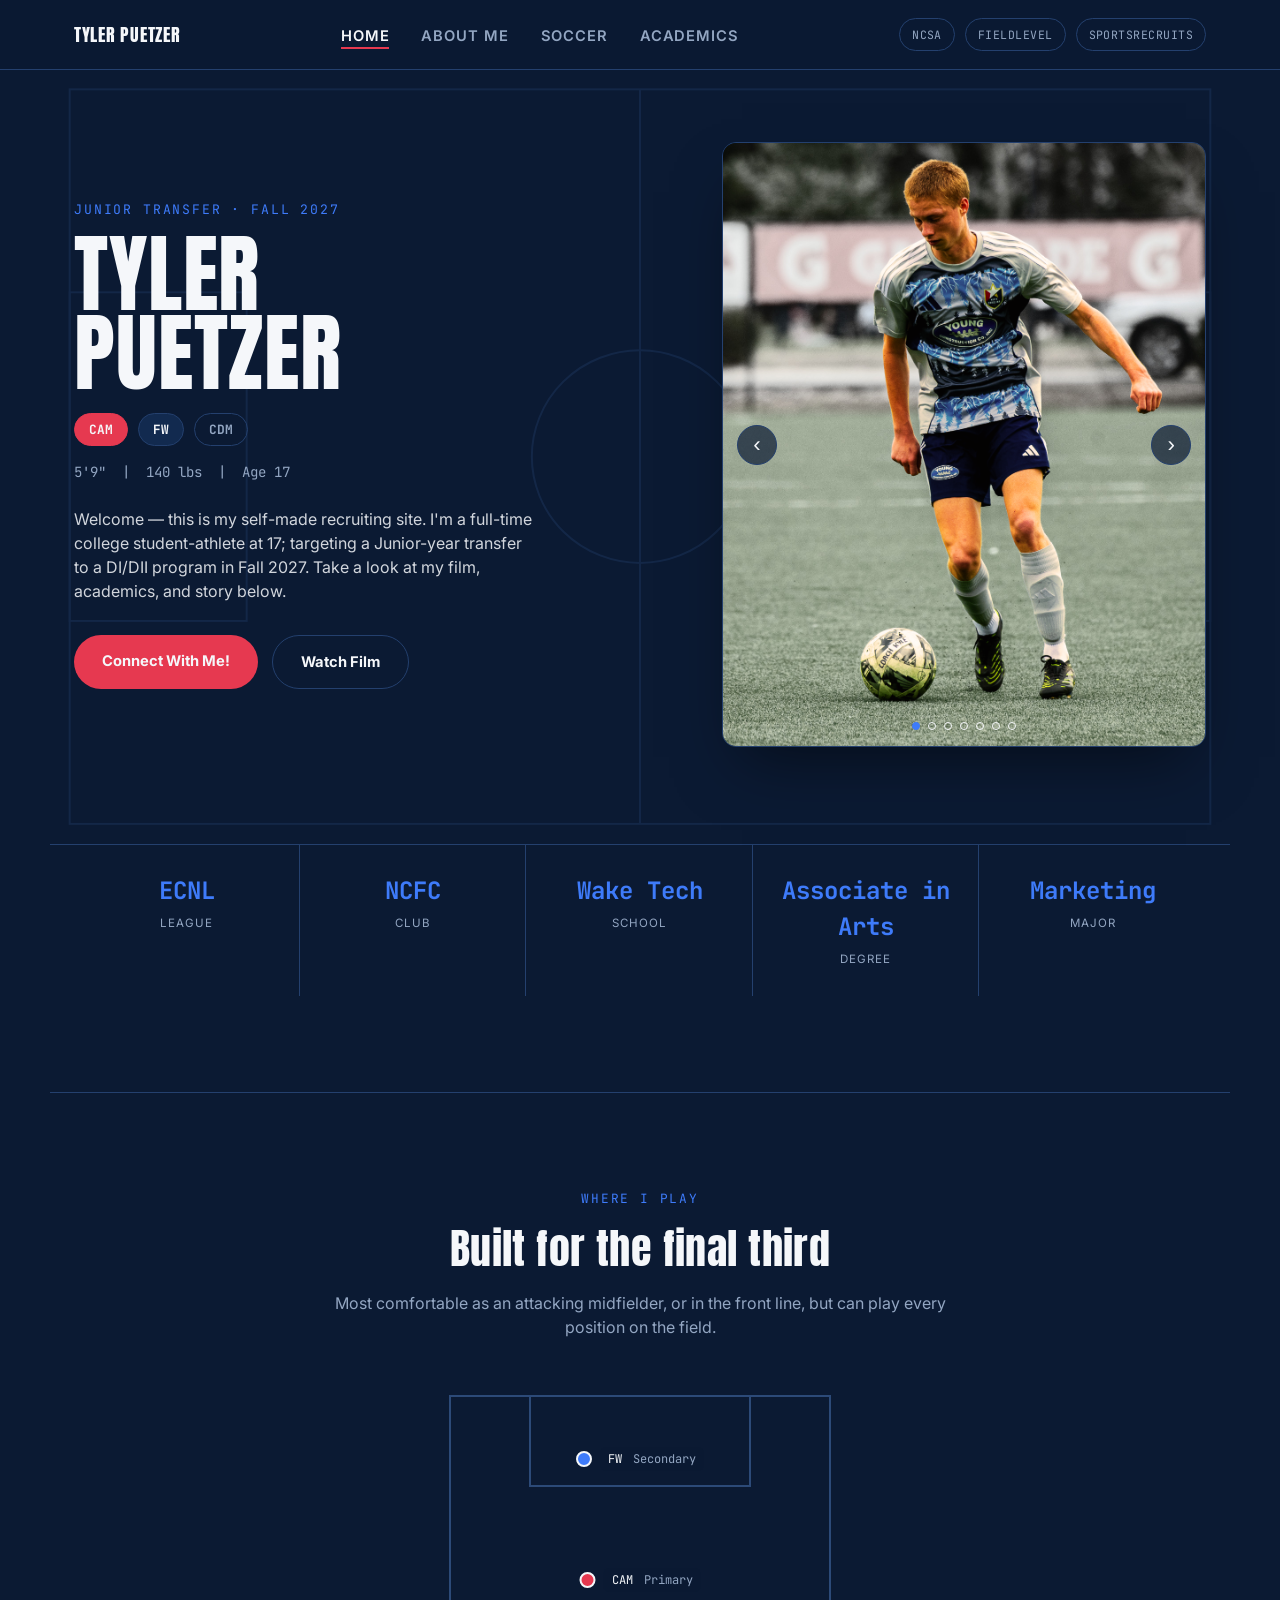
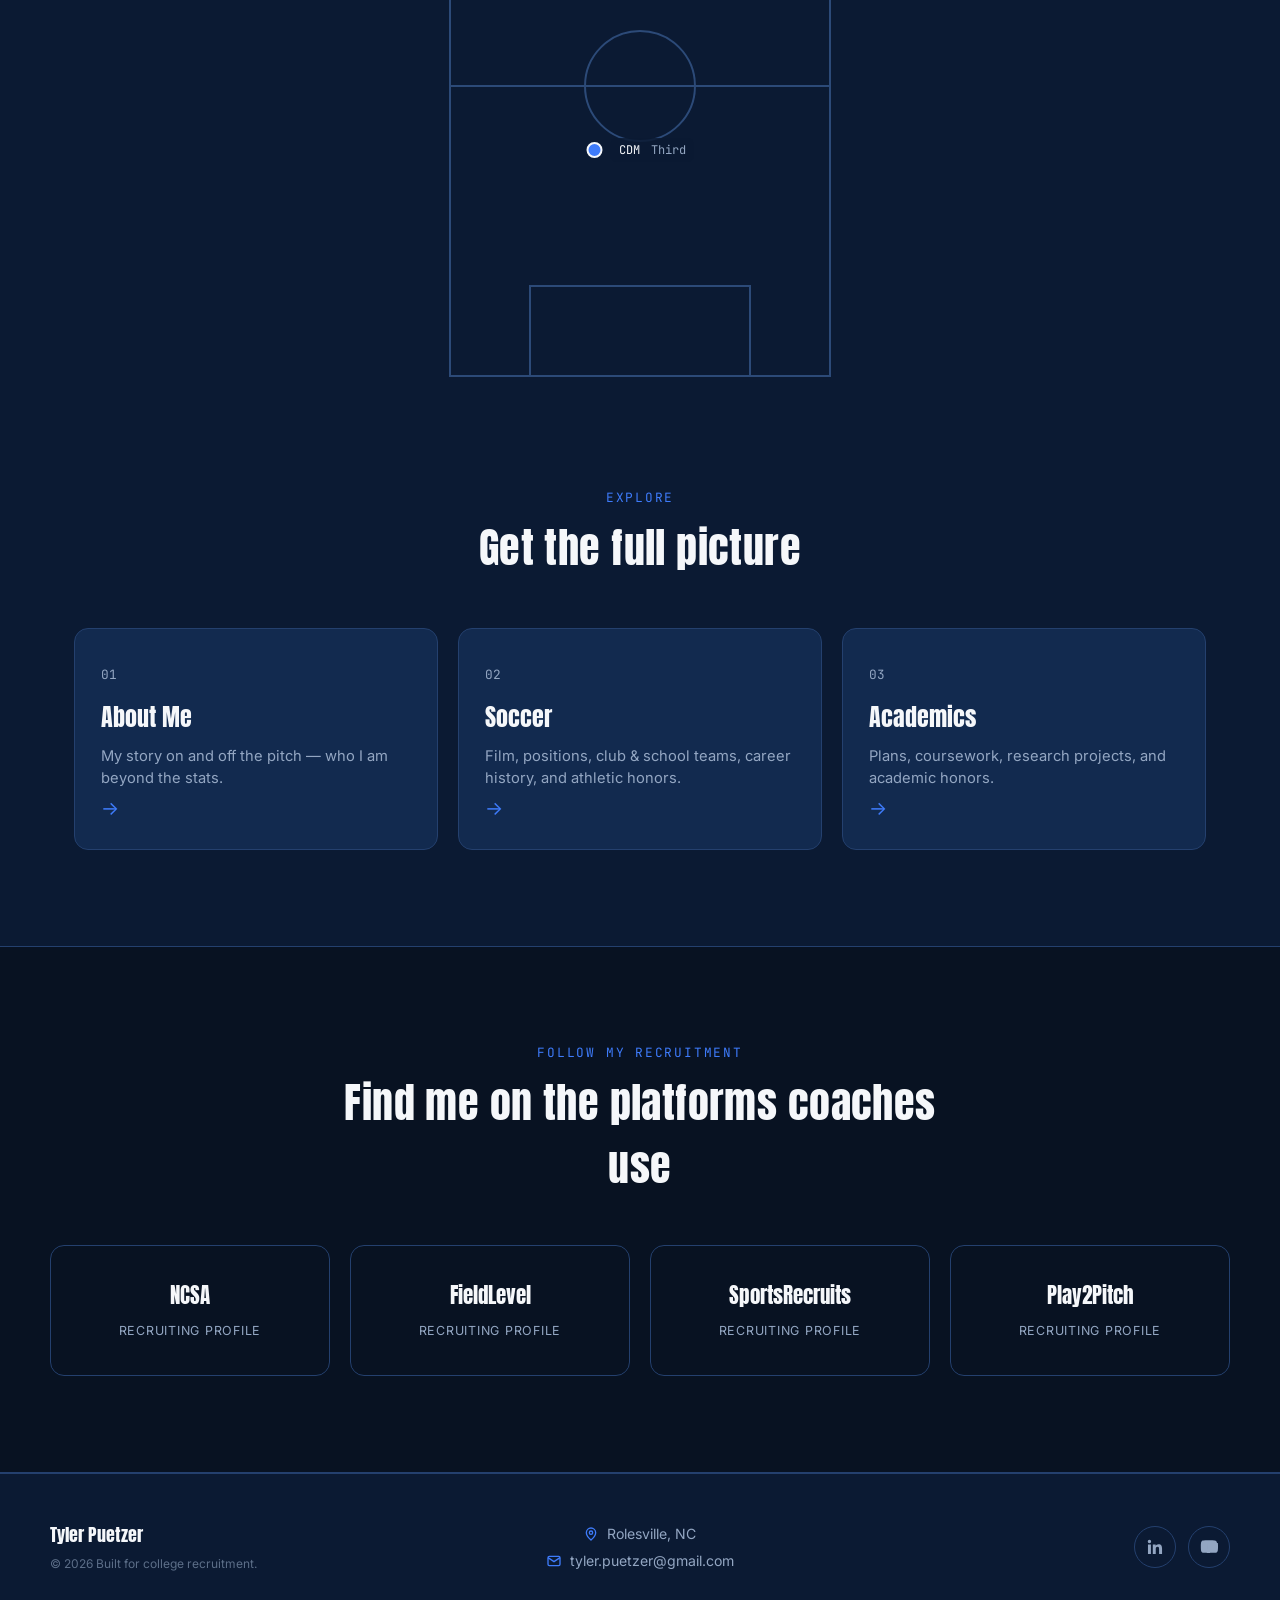
<file: index.html>
<!DOCTYPE html>

<html lang="en">
<head>
  <meta charset="UTF-8" />
  <meta name="viewport" content="width=device-width, initial-scale=1.0" />
  <title>Tyler Puetzer | Student, Soccer Player &amp; Marketing Major</title>
  <meta name="description" content="Official website of Tyler Puetzer, a Wake Tech student, soccer player, and marketing major. Explore his academics, soccer experience, achievements, projects, and recruiting profile." />
  <meta name="author" content="Tyler Puetzer" />
  <meta name="robots" content="index, follow, max-image-preview:large" />
  <link rel="canonical" href="https://tyler-puetzer.github.io/Soccer/" />
  <link rel="icon" type="image/png" href="https://images.vexels.com/media/users/3/143402/isolated/preview/afbbf15d5e82a1c4fb5a55c4eacf3003-graduation-cap-icon.png" />
  <link rel="shortcut icon" type="image/png" href="https://images.vexels.com/media/users/3/143402/isolated/preview/afbbf15d5e82a1c4fb5a55c4eacf3003-graduation-cap-icon.png" />
  <meta property="og:type" content="website" />
  <meta property="og:title" content="Tyler Puetzer | Student, Soccer Player &amp; Marketing Major" />
  <meta property="og:description" content="Official website of Tyler Puetzer featuring his soccer career, academics, achievements, projects, and recruiting information." />
  <meta property="og:site_name" content="Tyler Puetzer" />
  <meta property="og:url" content="https://tyler-puetzer.github.io/Soccer/" />
  <meta property="og:image" content="https://tyler-puetzer.github.io/Soccer/media/tyler.puetzer.soccer.png" />
  <meta property="og:image:alt" content="Tyler Puetzer soccer player" />
  <meta name="twitter:card" content="summary_large_image" />
  <meta name="twitter:title" content="Tyler Puetzer | Student, Soccer Player &amp; Marketing Major" />
  <meta name="twitter:description" content="Official website of Tyler Puetzer featuring his soccer career, academics, achievements, projects, and recruiting information." />

  <!-- Structured data for search engines and AI systems -->

  <script type="application/ld+json">
  {
    "@context": "https://schema.org",
    "@graph": [
      {
        "@type": "WebSite",
        "@id": "https://tyler-puetzer.github.io/Soccer/#website",
        "url": "https://tyler-puetzer.github.io/Soccer/",
        "name": "Tyler Puetzer",
        "description": "Official website of Tyler Puetzer featuring his soccer career, academics, achievements, projects, and recruiting information.",
        "publisher": {
          "@id": "https://tyler-puetzer.github.io/Soccer/#person"
        }
      },
      {
        "@type": "WebPage",
        "@id": "https://tyler-puetzer.github.io/Soccer/#webpage",
        "url": "https://tyler-puetzer.github.io/Soccer/",
        "name": "Tyler Puetzer | Student, Soccer Player & Marketing Major",
        "description": "Official website of Tyler Puetzer, a Wake Tech student, soccer player, and marketing major.",
        "isPartOf": {
          "@id": "https://tyler-puetzer.github.io/Soccer/#website"
        },
        "about": {
          "@id": "https://tyler-puetzer.github.io/Soccer/#person"
        },
        "mainEntity": {
          "@id": "https://tyler-puetzer.github.io/Soccer/#person"
        }
      },
      {
        "@type": "Person",
        "@id": "https://tyler-puetzer.github.io/Soccer/#person",
        "name": "Tyler Puetzer",
        "url": "https://tyler-puetzer.github.io/Soccer/",
        "image": "https://tyler-puetzer.github.io/Soccer/media/tyler.puetzer.soccer.png",
        "jobTitle": "Student-Athlete",
        "description": "College student-athlete at Wake Technical Community College studying marketing and pursuing a transfer to a four-year university.",
        "alumniOf": [
          {
            "@type": "EducationalOrganization",
            "name": "Wake Technical Community College"
          },
          {
            "@type": "EducationalOrganization",
            "name": "Vance-Granville Community College"
          }
        ],
        "knowsAbout": [
          "Marketing",
          "Soccer",
          "Digital Marketing",
          "Graphic Design",
          "Website Development"
        ],
        "sameAs": [
          "https://www.linkedin.com/in/tyler-puetzer",
          "https://www.youtube.com/@TylerPuetzer",
          "https://recruit-match.ncsasports.org/clientrms/athlete_profiles/18172910",
          "https://www.fieldlevel.com/app/profile/tyler.puetzer/soccermen?m=3",
          "https://my.sportsrecruits.com/athlete/tyler_puetzer"
        ]
      }
    ]
  }
  </script>

  <link rel="preconnect" href="https://fonts.googleapis.com" />
  <link href="https://fonts.googleapis.com/css2?family=Anton&amp;family=Inter:wght@400;500;600;700&amp;family=JetBrains+Mono:wght@500;700&amp;display=swap" rel="stylesheet" />
  <link rel="stylesheet" href="styles.css" />
</head>
<body>
  <header class="navbar" id="navbar">
    <nav class="nav-inner">
      <a href="index.html" class="nav-logo">Tyler Puetzer</a>
      <button class="nav-toggle" id="navToggle" aria-label="Toggle navigation menu"><span></span><span></span><span></span></button>
      <ul class="nav-links" id="navLinks">
        <li><a href="index.html" class="active">Home</a></li>
        <li><a href="about.html">About Me</a></li>
        <li><a href="soccer.html">Soccer</a></li>
        <li><a href="academics.html">Academics</a></li>
      </ul>
      <div class="nav-recruiting">
        <a href="https://recruit-match.ncsasports.org/clientrms/athlete_profiles/18172910" target="_blank" rel="noopener" class="nav-pill">NCSA</a>
        <a href="https://www.fieldlevel.com/app/profile/tyler.puetzer/soccermen?m=3" target="_blank" rel="noopener" class="nav-pill">FieldLevel</a>
        <a href="https://my.sportsrecruits.com/athlete/tyler_puetzer" target="_blank" rel="noopener" class="nav-pill">SportsRecruits</a>
      </div>
    </nav>
  </header>
  <section class="hero">
    <svg class="hero-pitch-lines" viewBox="0 0 1200 800" preserveAspectRatio="none" aria-hidden="true">
      <rect x="20" y="20" width="1160" height="760" fill="none" stroke="currentColor" stroke-width="2" />
      <circle cx="600" cy="400" r="110" fill="none" stroke="currentColor" stroke-width="2" />
      <line x1="600" y1="20" x2="600" y2="780" stroke="currentColor" stroke-width="2" />
      <rect x="20" y="230" width="180" height="340" fill="none" stroke="currentColor" stroke-width="2" />
      <rect x="1000" y="230" width="180" height="340" fill="none" stroke="currentColor" stroke-width="2" />
    </svg>
    <div class="hero-inner">
      <div class="hero-text reveal-left">
        <p class="hero-eyebrow">Junior Transfer &middot; Fall 2027</p>
        <h1 class="hero-name">TYLER<br>PUETZER</h1>
        <p class="hero-positions"><span class="pos-tag pos-primary">CAM</span><span class="pos-tag">FW</span><span class="pos-tag pos-outline">CDM</span></p>
        <p class="hero-meta">5'9&quot; &nbsp;|&nbsp; 140 lbs &nbsp;|&nbsp; Age 17</p>
        <p class="hero-welcome">Welcome — this is my self-made recruiting site. I'm a full-time college student-athlete at 17; targeting a Junior-year transfer to a DI/DII program in Fall 2027. Take a look at my film, academics, and story below.</p>
        <div class="hero-ctas"><a href="contact.html" class="btn-primary">Connect With Me!</a><a href="soccer.html" class="btn-secondary">Watch Film</a></div>
      </div>
      <div class="hero-media reveal-right">
        <div class="carousel" id="carousel">
          <div class="slide active"><img src="media/tyler.puetzer.soccer.png" alt="Tyler Puetzer soccer player" width="1200" height="800" loading="eager" decoding="async" style="width:100%; height:100%; object-fit:cover; object-position:center 60%;" /></div>
          <div class="slide"><img src="media/tyler-puetzer-snow-odp.jpg" alt="Tyler Puetzer playing soccer in an ODP tournament" width="1200" height="800" loading="lazy" decoding="async" style="width:100%; height:100%; object-fit:cover; object-position:center 20%;" /></div>
          <div class="slide"><img src="media/tyler-puetzer-soccer-kick.jpg" alt="Tyler Puetzer kicking a soccer ball" width="1200" height="800" loading="lazy" decoding="async" style="width:100%; height:100%; object-fit:cover; object-position:center center;" /></div>
          <div class="slide"><img src="media/tyler-puetzer-soccer-volley.jpg" alt="Tyler Puetzer hitting a soccer volley" width="1200" height="800" loading="lazy" decoding="async" style="width:100%; height:100%; object-fit:cover; object-position:center center;" /></div>
          <div class="slide"><img src="media/tyler-puetzer-soccer2.png" alt="Tyler Puetzer dribbling a soccer ball" width="1200" height="800" loading="lazy" decoding="async" style="width:100%; height:100%; object-fit:cover; object-position:40% center;" /></div>
          <div class="slide"><img src="media/tyler-puetzer-soccer-night.jpg" alt="Tyler Puetzer playing soccer at night" width="1200" height="800" loading="lazy" decoding="async" style="width:100%; height:100%; object-fit:cover; object-position:center center;" /></div>
          <div class="slide"><img src="media/tyler-puetzer-bibicycle-kick.jpg" alt="Tyler Puetzer performing a bicycle kick" width="1200" height="800" loading="lazy" decoding="async" style="width:100%; height:100%; object-fit:cover; object-position:center center;" /></div>
          <button class="carousel-arrow prev" id="prevBtn" aria-label="Previous slide">&#8249;</button>
          <button class="carousel-arrow next" id="nextBtn" aria-label="Next slide">&#8250;</button>
          <div class="carousel-dots" id="carouselDots">
            <button class="dot active" data-index="0" aria-label="Slide 1"></button><button class="dot" data-index="1" aria-label="Slide 2"></button><button class="dot" data-index="2" aria-label="Slide 3"></button><button class="dot" data-index="3" aria-label="Slide 4"></button><button class="dot" data-index="4" aria-label="Slide 5"></button><button class="dot" data-index="5" aria-label="Slide 6"></button><button class="dot" data-index="6" aria-label="Slide 7"></button>
          </div>
        </div>
      </div>
    </div>
  </section>
  <section class="stat-strip">
    <div class="stat reveal-up" style="transition-delay:0s;"><span class="stat-num">ECNL</span><span class="stat-label">League</span></div>
    <div class="stat reveal-up" style="transition-delay:0.08s;"><span class="stat-num">NCFC</span><span class="stat-label">Club</span></div>
    <div class="stat reveal-up" style="transition-delay:0.16s;"><span class="stat-num">Wake Tech</span><span class="stat-label">School</span></div>
    <div class="stat reveal-up" style="transition-delay:0.24s;"><span class="stat-num">Associate in Arts</span><span class="stat-label">Degree</span></div>
    <div class="stat reveal-up" style="transition-delay:0.32s;"><span class="stat-num">Marketing</span><span class="stat-label">Major</span></div>
  </section>
  <section class="position-section">
    <div class="section-heading reveal-up"><p class="section-eyebrow">Where I Play</p><h2>Built for the final third</h2><p class="section-sub">Most comfortable as an attacking midfielder, or in the front line, but can play every position on the field.</p></div>
    <div class="tactics-board reveal-up">
      <svg viewBox="0 0 400 600" class="pitch-svg" aria-hidden="true"><rect x="10" y="10" width="380" height="580" fill="none" stroke="#2c4a78" stroke-width="2" /><line x1="10" y1="300" x2="390" y2="300" stroke="#2c4a78" stroke-width="2" /><circle cx="200" cy="300" r="55" fill="none" stroke="#2c4a78" stroke-width="2" /><rect x="90" y="10" width="220" height="90" fill="none" stroke="#2c4a78" stroke-width="2" /><rect x="90" y="500" width="220" height="90" fill="none" stroke="#2c4a78" stroke-width="2" /></svg>
      <div class="marker marker-am"><span class="marker-dot"></span><span class="marker-label">CAM <em>Primary</em></span></div>
      <div class="marker marker-fw"><span class="marker-dot"></span><span class="marker-label">FW <em>Secondary</em></span></div>
      <div class="marker marker-dm"><span class="marker-dot"></span><span class="marker-label">CDM <em>Third</em></span></div>
    </div>
  </section>
  <section class="explore">
    <div class="section-heading reveal-up"><p class="section-eyebrow">Explore</p><h2>Get the full picture</h2></div>
    <div class="card-grid">
      <a href="about.html" class="explore-card reveal-left"><span class="card-tag">01</span><h3>About Me</h3><p>My story on and off the pitch — who I am beyond the stats.</p><span class="card-arrow">&rarr;</span></a>
      <a href="soccer.html" class="explore-card reveal-up"><span class="card-tag">02</span><h3>Soccer</h3><p>Film, positions, club &amp; school teams, career history, and athletic honors.</p><span class="card-arrow">&rarr;</span></a>
      <a href="academics.html" class="explore-card reveal-right"><span class="card-tag">03</span><h3>Academics</h3><p>Plans, coursework, research projects, and academic honors.</p><span class="card-arrow">&rarr;</span></a>
    </div>
  </section>
  <section class="recruiting">
    <div class="section-heading light reveal-up"><p class="section-eyebrow">Follow My Recruitment</p><h2>Find me on the platforms coaches use</h2></div>
    <div class="recruiting-grid">
      <a href="https://recruit-match.ncsasports.org/clientrms/athlete_profiles/18172910" target="_blank" rel="noopener" class="recruit-card reveal-left"><span>NCSA</span><small>Recruiting Profile</small></a>
      <a href="https://www.fieldlevel.com/app/profile/tyler.puetzer/soccermen?m=3" target="_blank" rel="noopener" class="recruit-card reveal-up"><span>FieldLevel</span><small>Recruiting Profile</small></a>
      <a href="https://my.sportsrecruits.com/athlete/tyler_puetzer" target="_blank" rel="noopener" class="recruit-card reveal-up"><span>SportsRecruits</span><small>Recruiting Profile</small></a>
      <a href="#" target="_blank" rel="noopener" class="recruit-card reveal-right"><span>Play2Pitch</span><small>Recruiting Profile</small></a>
    </div>
  </section>
  <footer class="footer">
    <div class="footer-inner">
      <div class="footer-brand"><p class="footer-name">Tyler Puetzer</p><p class="footer-copy">&copy; <span id="year"></span> Built for college recruitment.</p></div>
      <div class="footer-address">
        <p class="footer-line"><svg width="16" height="16" viewBox="0 0 24 24" fill="none" stroke="currentColor" stroke-width="2" aria-hidden="true"><path d="M12 21s-7-6.1-7-11a7 7 0 1 1 14 0c0 4.9-7 11-7 11z"/><circle cx="12" cy="10" r="2.5"/></svg>Rolesville, NC</p>
        <p class="footer-line"><svg width="16" height="16" viewBox="0 0 24 24" fill="none" stroke="currentColor" stroke-width="2" aria-hidden="true"><rect x="3" y="5" width="18" height="14" rx="2"/><path d="M3 7l9 6 9-6"/></svg><a href="contact.html">tyler.puetzer@gmail.com</a></p>
      </div>
      <div class="footer-social">
        <a href="https://www.linkedin.com/in/tyler-puetzer" target="_blank" rel="noopener" class="social-icon" aria-label="LinkedIn profile"><svg viewBox="0 0 24 24" width="20" height="20" fill="currentColor" aria-hidden="true"><path d="M20.45 20.45h-3.55v-5.57c0-1.33-.02-3.04-1.85-3.04-1.86 0-2.14 1.45-2.14 2.94v5.67H9.36V9h3.41v1.56h.05c.48-.9 1.64-1.85 3.38-1.85 3.6 0 4.27 2.37 4.27 5.46v6.28zM5.34 7.43a2.06 2.06 0 1 1 0-4.12 2.06 2.06 0 0 1 0 4.12zM7.12 20.45H3.56V9h3.56v11.45z"/></svg></a>
        <a href="https://www.youtube.com/@TylerPuetzer" target="_blank" rel="noopener" class="social-icon" aria-label="YouTube channel"><svg viewBox="0 0 24 24" width="20" height="20" fill="currentColor" aria-hidden="true"><path d="M21.6 7.2s-.21-1.5-.86-2.16c-.82-.87-1.74-.87-2.16-.92C15.6 4 12 4 12 4h-.01s-3.6 0-6.58.12c-.42.05-1.34.05-2.16.92C2.6 5.7 2.4 7.2 2.4 7.2S2.18 8.96 2.18 10.72v1.55c0 1.76.22 3.52.22 3.52s.2 1.5.85 2.16c.82.87 1.9.84 2.38.93 1.73.17 7.37.22 7.37.22s3.6-.01 6.58-.13c.42-.05 1.34-.05 2.16-.92.65-.66.86-2.16.86-2.16s.22-1.76.22-3.52v-1.55c0-1.76-.22-3.52-.22-3.52zM9.98 14.6V8.9l5.4 2.86-5.4-2.85z"/></svg></a>
      </div>
    </div>
  </footer>
  <script src="script.js"></script>
</body>
</html>
</file>
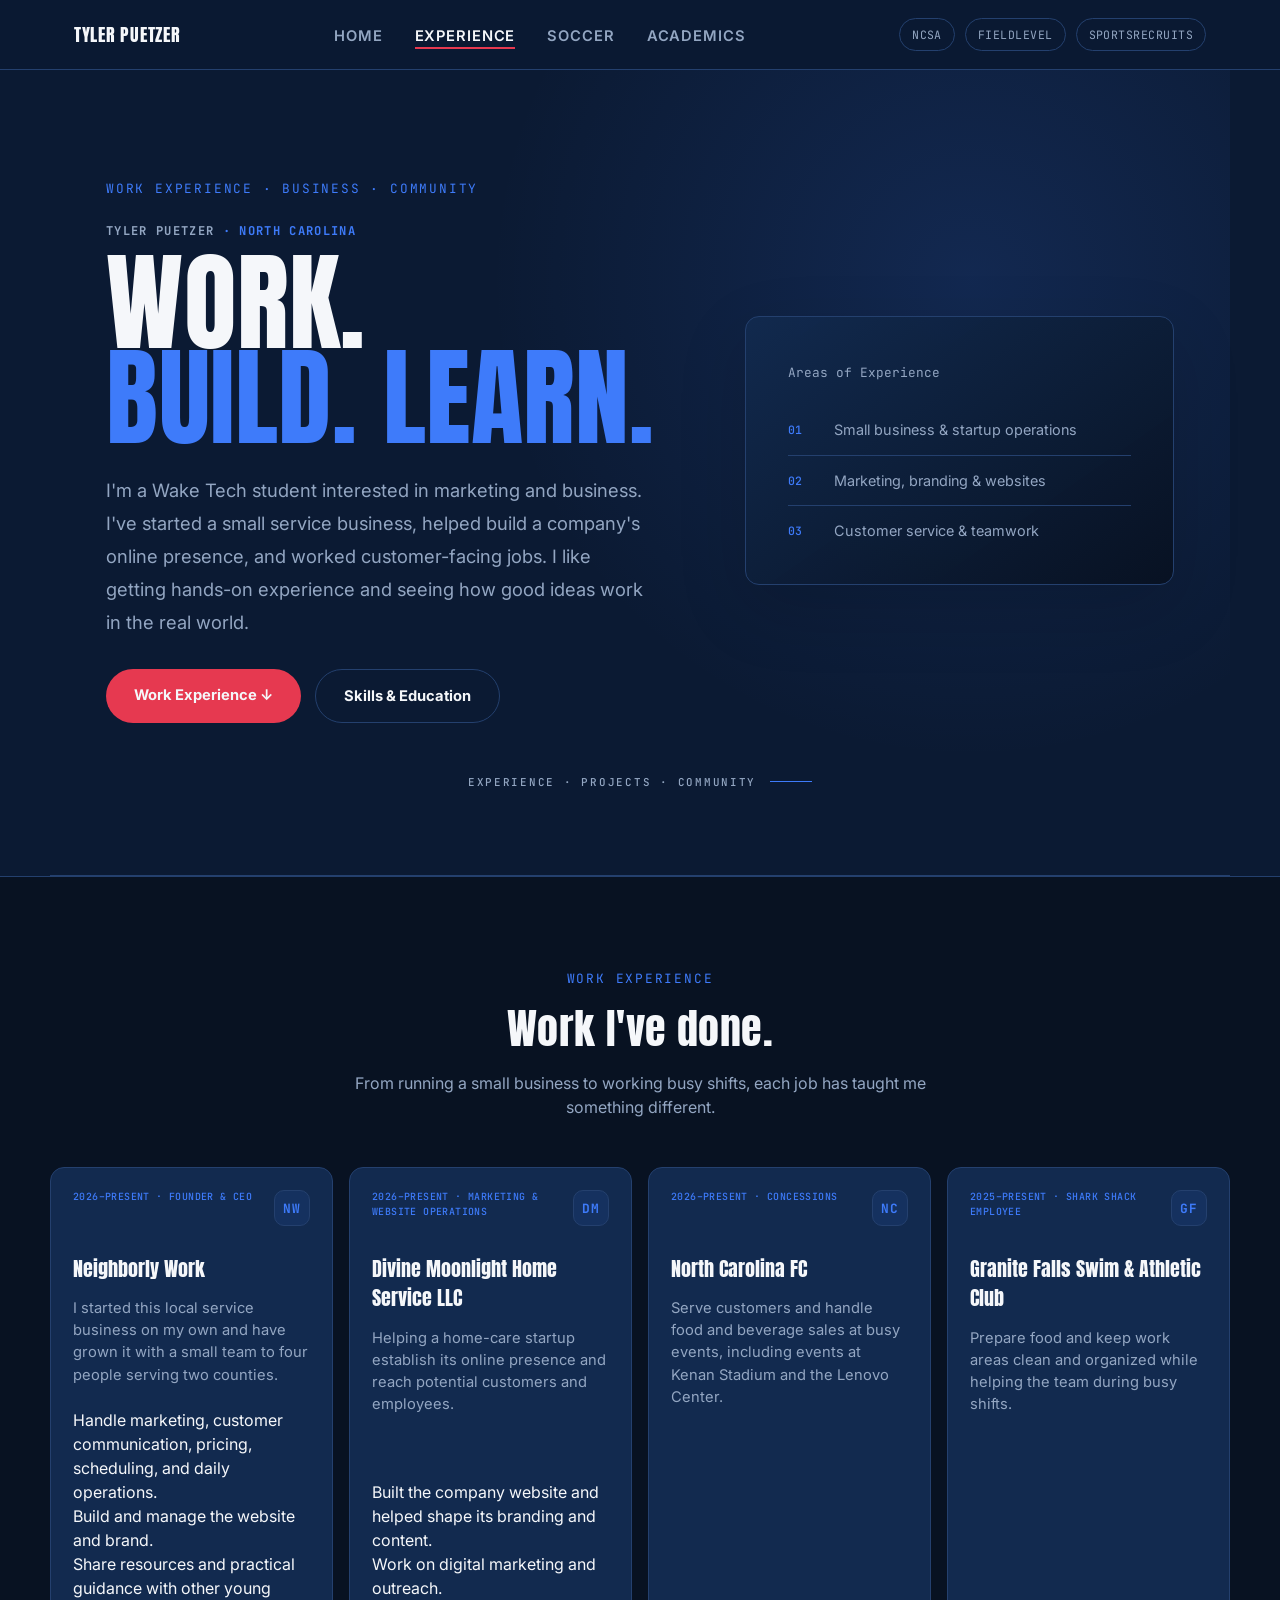
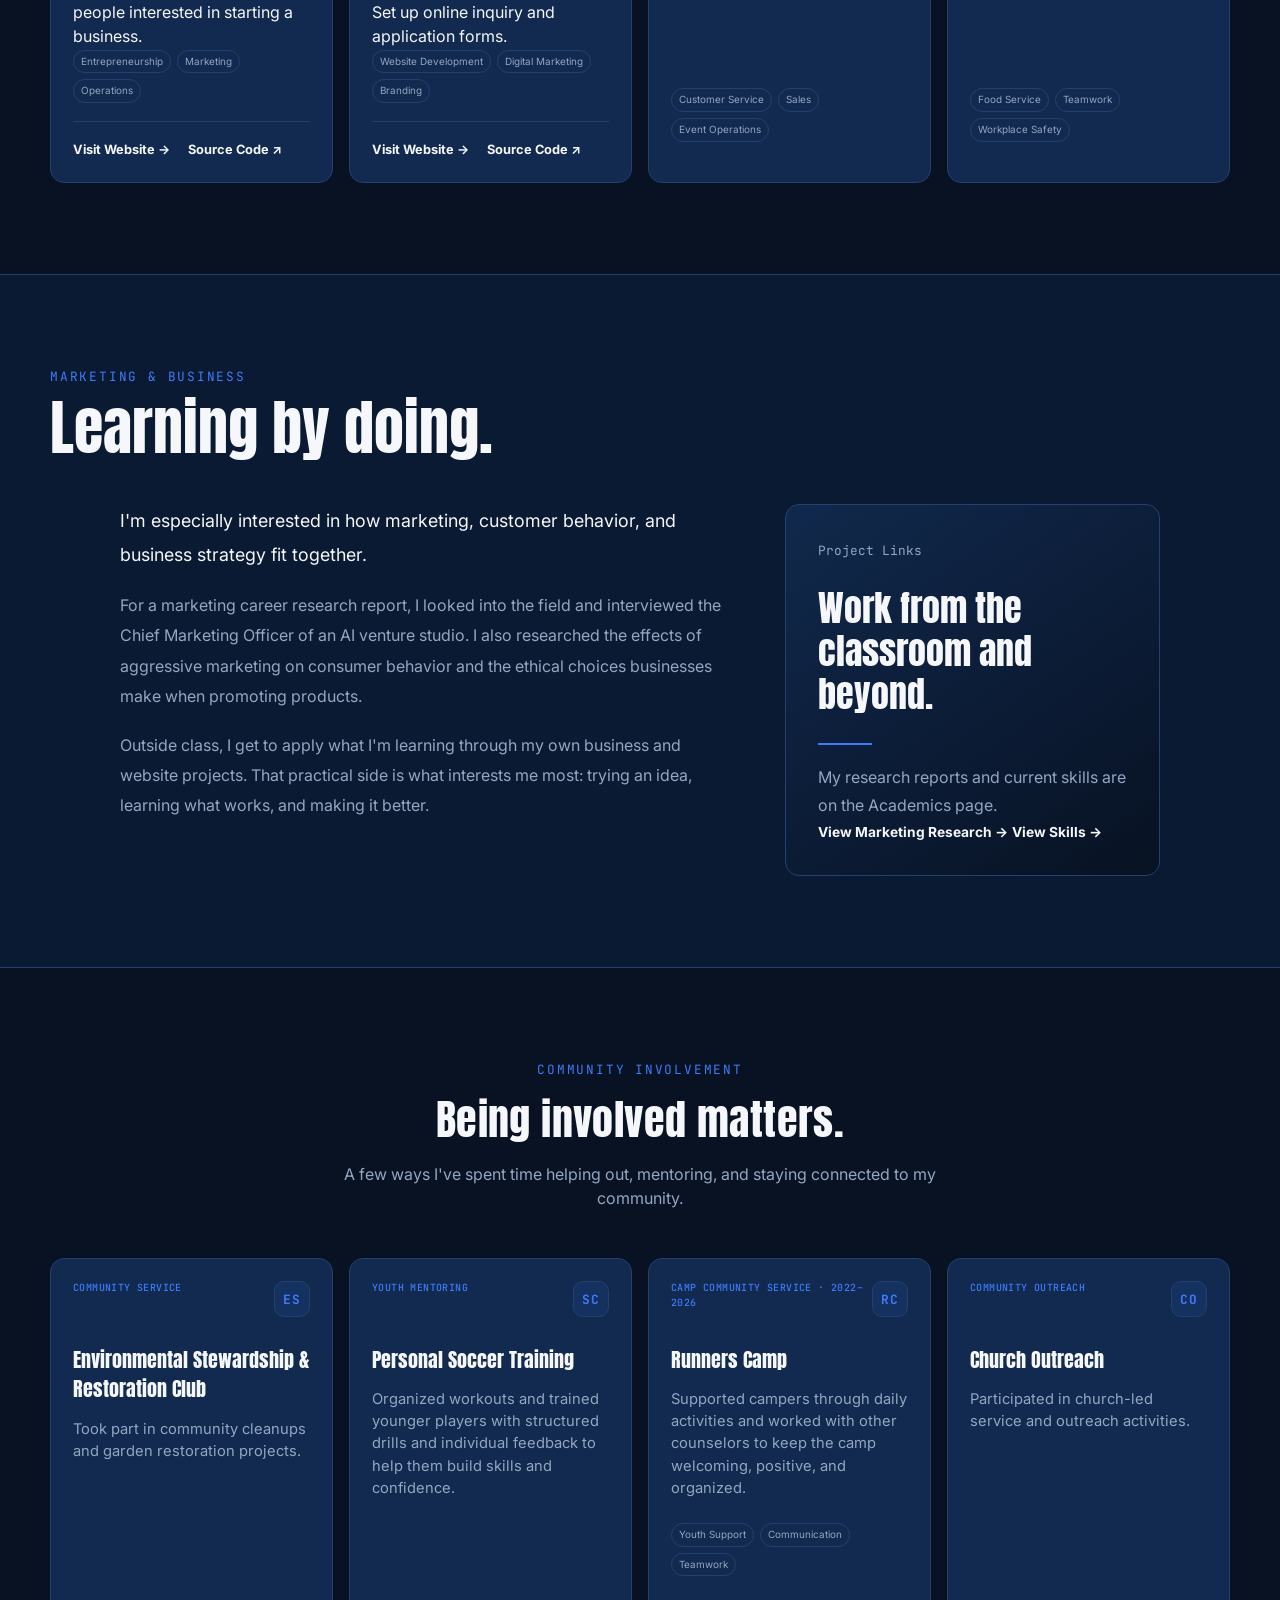
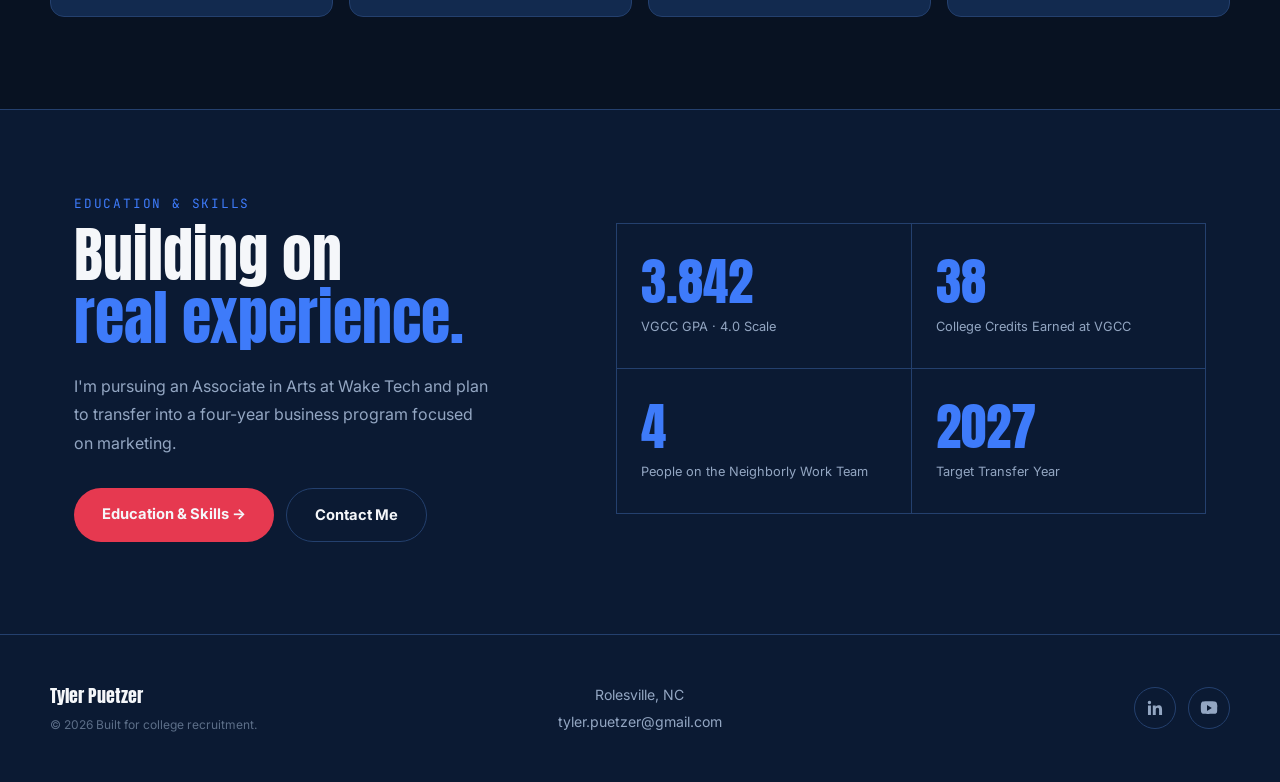
<file: about.html>
<!DOCTYPE html>
<html lang="en">
<head>
  <link rel="icon" type="image/png" href="https://images.vexels.com/media/users/3/143402/isolated/preview/afbbf15d5e82a1c4fb5a55c4eacf3003-graduation-cap-icon.png">
  <meta charset="UTF-8" />
  <meta name="viewport" content="width=device-width, initial-scale=1.0" />
  <title>Experience | Tyler Puetzer</title>
  <meta name="description" content="Tyler Puetzer's work experience in entrepreneurship, marketing, website operations, customer service, and community involvement." />
  <meta name="author" content="Tyler Puetzer" />
  <link rel="canonical" href="https://tyler-puetzer.github.io/Soccer/about.html" />
  <meta property="og:type" content="website" />
  <meta property="og:title" content="Experience | Tyler Puetzer" />
  <meta property="og:description" content="Work experience, small business projects, marketing research, and community involvement." />
  <meta property="og:url" content="https://tyler-puetzer.github.io/Soccer/about.html" />
  <link rel="preconnect" href="https://fonts.googleapis.com">
  <link href="https://fonts.googleapis.com/css2?family=Anton&family=Inter:wght@400;500;600;700&family=JetBrains+Mono:wght@500;700&display=swap" rel="stylesheet">
  <link rel="stylesheet" href="styles.css" />
</head>
<body class="about-page">
  <header class="navbar" id="navbar">
    <nav class="nav-inner">
      <a href="index.html" class="nav-logo">Tyler Puetzer</a>
      <button class="nav-toggle" id="navToggle" aria-label="Toggle navigation menu"><span></span><span></span><span></span></button>
      <ul class="nav-links" id="navLinks">
        <li><a href="index.html">Home</a></li>
        <li><a href="about.html" class="active">Experience</a></li>
        <li><a href="soccer.html">Soccer</a></li>
        <li><a href="academics.html">Academics</a></li>
      </ul>
      <div class="nav-recruiting">
        <a href="https://recruit-match.ncsasports.org/clientrms/athlete_profiles/18172910" target="_blank" rel="noopener" class="nav-pill">NCSA</a>
        <a href="https://www.fieldlevel.com/app/profile/tyler.puetzer/soccermen?m=3" target="_blank" rel="noopener" class="nav-pill">FieldLevel</a>
        <a href="https://my.sportsrecruits.com/athlete/tyler_puetzer" target="_blank" rel="noopener" class="nav-pill">SportsRecruits</a>
      </div>
    </nav>
  </header>

  <main>
    <section class="about-hero portfolio-hero">
      <div class="about-hero-grid portfolio-hero-grid">
        <div class="about-hero-copy reveal-left">
          <p class="section-eyebrow">Work Experience · Business · Community</p>
          <p class="about-kicker">TYLER PUETZER <span>· NORTH CAROLINA</span></p>
          <h1>WORK.<br><span>BUILD. LEARN.</span></h1>
          <p class="about-lead">I'm a Wake Tech student interested in marketing and business. I've started a small service business, helped build a company's online presence, and worked customer-facing jobs. I like getting hands-on experience and seeing how good ideas work in the real world.</p>
          <div class="about-hero-actions">
            <a href="#experience" class="btn-primary">Work Experience &darr;</a>
            <a href="academics.html#skills" class="btn-secondary">Skills &amp; Education</a>
          </div>
        </div>
        <div class="portfolio-intro-card reveal-right">
          <span class="card-tag">Areas of Experience</span>
          <div class="portfolio-focus-list">
            <div><span>01</span><p>Small business &amp; startup operations</p></div>
            <div><span>02</span><p>Marketing, branding &amp; websites</p></div>
            <div><span>03</span><p>Customer service &amp; teamwork</p></div>
          </div>
        </div>
      </div>
      <div class="about-scroll-cue"><span>EXPERIENCE · PROJECTS · COMMUNITY</span><i></i></div>
    </section>

    <section class="about-pillars-section portfolio-projects-section" id="experience">
      <div class="section-heading reveal-up">
        <p class="section-eyebrow">Work Experience</p>
        <h2>Work I've done.</h2>
        <p class="section-sub">From running a small business to working busy shifts, each job has taught me something different.</p>
      </div>
      <div class="about-pillars-grid portfolio-project-grid">
        <article class="career-card about-pillar portfolio-project-card reveal-left">
          <div class="portfolio-project-top"><span class="about-pillar-number">2026–PRESENT · FOUNDER &amp; CEO</span><span class="portfolio-project-mark">NW</span></div>
          <h3>Neighborly Work</h3>
          <p>I started this local service business on my own and have grown it with a small team to four people serving two counties.</p>
          <ul><li>Handle marketing, customer communication, pricing, scheduling, and daily operations.</li><li>Build and manage the website and brand.</li><li>Share resources and practical guidance with other young people interested in starting a business.</li></ul>
          <div class="portfolio-tags"><span>Entrepreneurship</span><span>Marketing</span><span>Operations</span></div>
          <div class="portfolio-project-links"><a href="https://neighborly-work-r1tm-five.vercel.app/" target="_blank" rel="noopener" class="about-text-link">Visit Website &rarr;</a><a href="https://github.com/tyler-puetzer/neighborly-work" target="_blank" rel="noopener" class="about-text-link">Source Code ↗</a></div>
        </article>
        <article class="career-card about-pillar portfolio-project-card reveal-up">
          <div class="portfolio-project-top"><span class="about-pillar-number">2026–PRESENT · MARKETING &amp; WEBSITE OPERATIONS</span><span class="portfolio-project-mark">DM</span></div>
          <h3>Divine Moonlight Home Service LLC</h3>
          <p>Helping a home-care startup establish its online presence and reach potential customers and employees.</p>
          <ul><li>Built the company website and helped shape its branding and content.</li><li>Work on digital marketing and outreach.</li><li>Set up online inquiry and application forms.</li></ul>
          <div class="portfolio-tags"><span>Website Development</span><span>Digital Marketing</span><span>Branding</span></div>
          <div class="portfolio-project-links"><a href="https://divinemoonlight.care/" target="_blank" rel="noopener" class="about-text-link">Visit Website &rarr;</a><a href="https://github.com/tyler-puetzer/testing-moonlight-llc" target="_blank" rel="noopener" class="about-text-link">Source Code ↗</a></div>
        </article>
        <article class="career-card about-pillar portfolio-project-card reveal-left">
          <div class="portfolio-project-top"><span class="about-pillar-number">2026–PRESENT · CONCESSIONS</span><span class="portfolio-project-mark">NC</span></div>
          <h3>North Carolina FC</h3>
          <p>Serve customers and handle food and beverage sales at busy events, including events at Kenan Stadium and the Lenovo Center.</p>
          <div class="portfolio-tags"><span>Customer Service</span><span>Sales</span><span>Event Operations</span></div>
        </article>
        <article class="career-card about-pillar portfolio-project-card reveal-right">
          <div class="portfolio-project-top"><span class="about-pillar-number">2025–PRESENT · SHARK SHACK EMPLOYEE</span><span class="portfolio-project-mark">GF</span></div>
          <h3>Granite Falls Swim &amp; Athletic Club</h3>
          <p>Prepare food and keep work areas clean and organized while helping the team during busy shifts.</p>
          <div class="portfolio-tags"><span>Food Service</span><span>Teamwork</span><span>Workplace Safety</span></div>
        </article>
      </div>
    </section>

    <section class="about-story-section portfolio-profile-section" id="marketing">
      <div class="about-section-heading reveal-up">
        <p class="section-eyebrow">Marketing &amp; Business</p>
        <h2>Learning by doing.</h2>
      </div>
      <div class="about-story-grid">
        <article class="about-story-copy reveal-left">
          <p class="about-dropcap">I'm especially interested in how marketing, customer behavior, and business strategy fit together.</p>
          <p>For a marketing career research report, I looked into the field and interviewed the Chief Marketing Officer of an AI venture studio. I also researched the effects of aggressive marketing on consumer behavior and the ethical choices businesses make when promoting products.</p>
          <p>Outside class, I get to apply what I'm learning through my own business and website projects. That practical side is what interests me most: trying an idea, learning what works, and making it better.</p>
        </article>
        <aside class="about-note-card reveal-right">
          <span class="card-tag">Project Links</span>
          <h3>Work from the classroom and beyond.</h3>
          <div class="about-note-rule"></div>
          <p>My research reports and current skills are on the Academics page.</p>
          <a href="academics.html#research" class="about-text-link">View Marketing Research &rarr;</a>
          <a href="academics.html#skills" class="about-text-link">View Skills &rarr;</a>
        </aside>
      </div>
    </section>

    <section class="about-pillars-section portfolio-projects-section" id="community">
      <div class="section-heading reveal-up">
        <p class="section-eyebrow">Community Involvement</p>
        <h2>Being involved matters.</h2>
        <p class="section-sub">A few ways I've spent time helping out, mentoring, and staying connected to my community.</p>
      </div>
      <div class="about-pillars-grid portfolio-project-grid">
        <article class="career-card about-pillar portfolio-project-card reveal-left">
          <div class="portfolio-project-top"><span class="about-pillar-number">COMMUNITY SERVICE</span><span class="portfolio-project-mark">ES</span></div>
          <h3>Environmental Stewardship &amp; Restoration Club</h3>
          <p>Took part in community cleanups and garden restoration projects.</p>
        </article>
        <article class="career-card about-pillar portfolio-project-card reveal-up">
          <div class="portfolio-project-top"><span class="about-pillar-number">YOUTH MENTORING</span><span class="portfolio-project-mark">SC</span></div>
          <h3>Personal Soccer Training</h3>
          <p>Organized workouts and trained younger players with structured drills and individual feedback to help them build skills and confidence.</p>
        </article>
        <article class="career-card about-pillar portfolio-project-card reveal-right">
          <div class="portfolio-project-top"><span class="about-pillar-number">CAMP COMMUNITY SERVICE · 2022–2026</span><span class="portfolio-project-mark">RC</span></div>
          <h3>Runners Camp</h3>
          <p>Supported campers through daily activities and worked with other counselors to keep the camp welcoming, positive, and organized.</p>
          <div class="portfolio-tags"><span>Youth Support</span><span>Communication</span><span>Teamwork</span></div>
        </article>
        <article class="career-card about-pillar portfolio-project-card reveal-right">
          <div class="portfolio-project-top"><span class="about-pillar-number">COMMUNITY OUTREACH</span><span class="portfolio-project-mark">CO</span></div>
          <h3>Church Outreach</h3>
          <p>Participated in church-led service and outreach activities.</p>
        </article>
      </div>
    </section>

    <section class="about-facts-section portfolio-next-section">
      <div class="about-facts-copy reveal-left">
        <p class="section-eyebrow">Education &amp; Skills</p>
        <h2>Building on<br><span>real experience.</span></h2>
        <p>I'm pursuing an Associate in Arts at Wake Tech and plan to transfer into a four-year business program focused on marketing.</p>
        <div class="about-hero-actions">
          <a href="academics.html" class="btn-primary">Education &amp; Skills &rarr;</a>
          <a href="contact.html" class="btn-secondary">Contact Me</a>
        </div>
      </div>
      <div class="about-facts-grid reveal-right">
        <div class="about-fact"><span class="about-fact-number">3.842</span><span class="about-fact-label">VGCC GPA · 4.0 Scale</span></div>
        <div class="about-fact"><span class="about-fact-number">38</span><span class="about-fact-label">College Credits Earned at VGCC</span></div>
        <div class="about-fact"><span class="about-fact-number">4</span><span class="about-fact-label">People on the Neighborly Work Team</span></div>
        <div class="about-fact"><span class="about-fact-number">2027</span><span class="about-fact-label">Target Transfer Year</span></div>
      </div>
    </section>
  </main>

  <footer class="footer">
    <div class="footer-inner">
      <div class="footer-brand">
        <p class="footer-name">Tyler Puetzer</p>
        <p class="footer-copy">&copy; <span id="year"></span> Built for college recruitment.</p>
      </div>
      <div class="footer-address">
        <p class="footer-line">Rolesville, NC</p>
        <p class="footer-line"><a href="mailto:tyler.puetzer@gmail.com">tyler.puetzer@gmail.com</a></p>
      </div>
      <div class="footer-social">
        <a href="https://www.linkedin.com/in/tyler-puetzer" target="_blank" rel="noopener" class="social-icon" aria-label="LinkedIn profile"><svg viewBox="0 0 24 24" width="20" height="20" fill="currentColor" aria-hidden="true"><path d="M20.45 20.45h-3.55v-5.57c0-1.33-.02-3.04-1.85-3.04-1.86 0-2.14 1.45-2.14 2.94v5.67H9.36V9h3.41v1.56h.05c.48-.9 1.64-1.85 3.38-1.85 3.6 0 4.27 2.37 4.27 5.46v6.28zM5.34 7.43a2.06 2.06 0 1 1 0-4.12 2.06 2.06 0 0 1 0 4.12zM7.12 20.45H3.56V9h3.56v11.45z"/></svg></a>
        <a href="https://www.youtube.com/@TylerPuetzer" target="_blank" rel="noopener" class="social-icon" aria-label="YouTube channel"><svg viewBox="0 0 24 24" width="20" height="20" fill="currentColor" aria-hidden="true"><path d="M21.6 7.2s-.21-1.5-.86-2.16c-.82-.87-1.74-.87-2.16-.92C15.6 4 12 4 12 4h-.01s-3.6 0-6.58.12c-.42.05-1.34.05-2.16.92C2.6 5.7 2.4 7.2 2.4 7.2S2.18 8.96 2.18 10.72v1.55c0 1.76.22 3.52.22 3.52s.21 1.5.86 2.16c.82.87 1.9.84 2.38.96 1.72.17 6.58.22 6.58.22s3.6 0 6.58-.12c.42-.05 1.34-.05 2.16-.92.65-.66.86-2.16.86-3.53v-1.55c0-1.76.22-3.53.22-3.53zM9.6 15.6V8.4l5.77 3.6-5.77 3.6z"/></svg></a>
      </div>
    </div>
  </footer>
  <script src="script.js"></script>
</body>
</html>
</file>
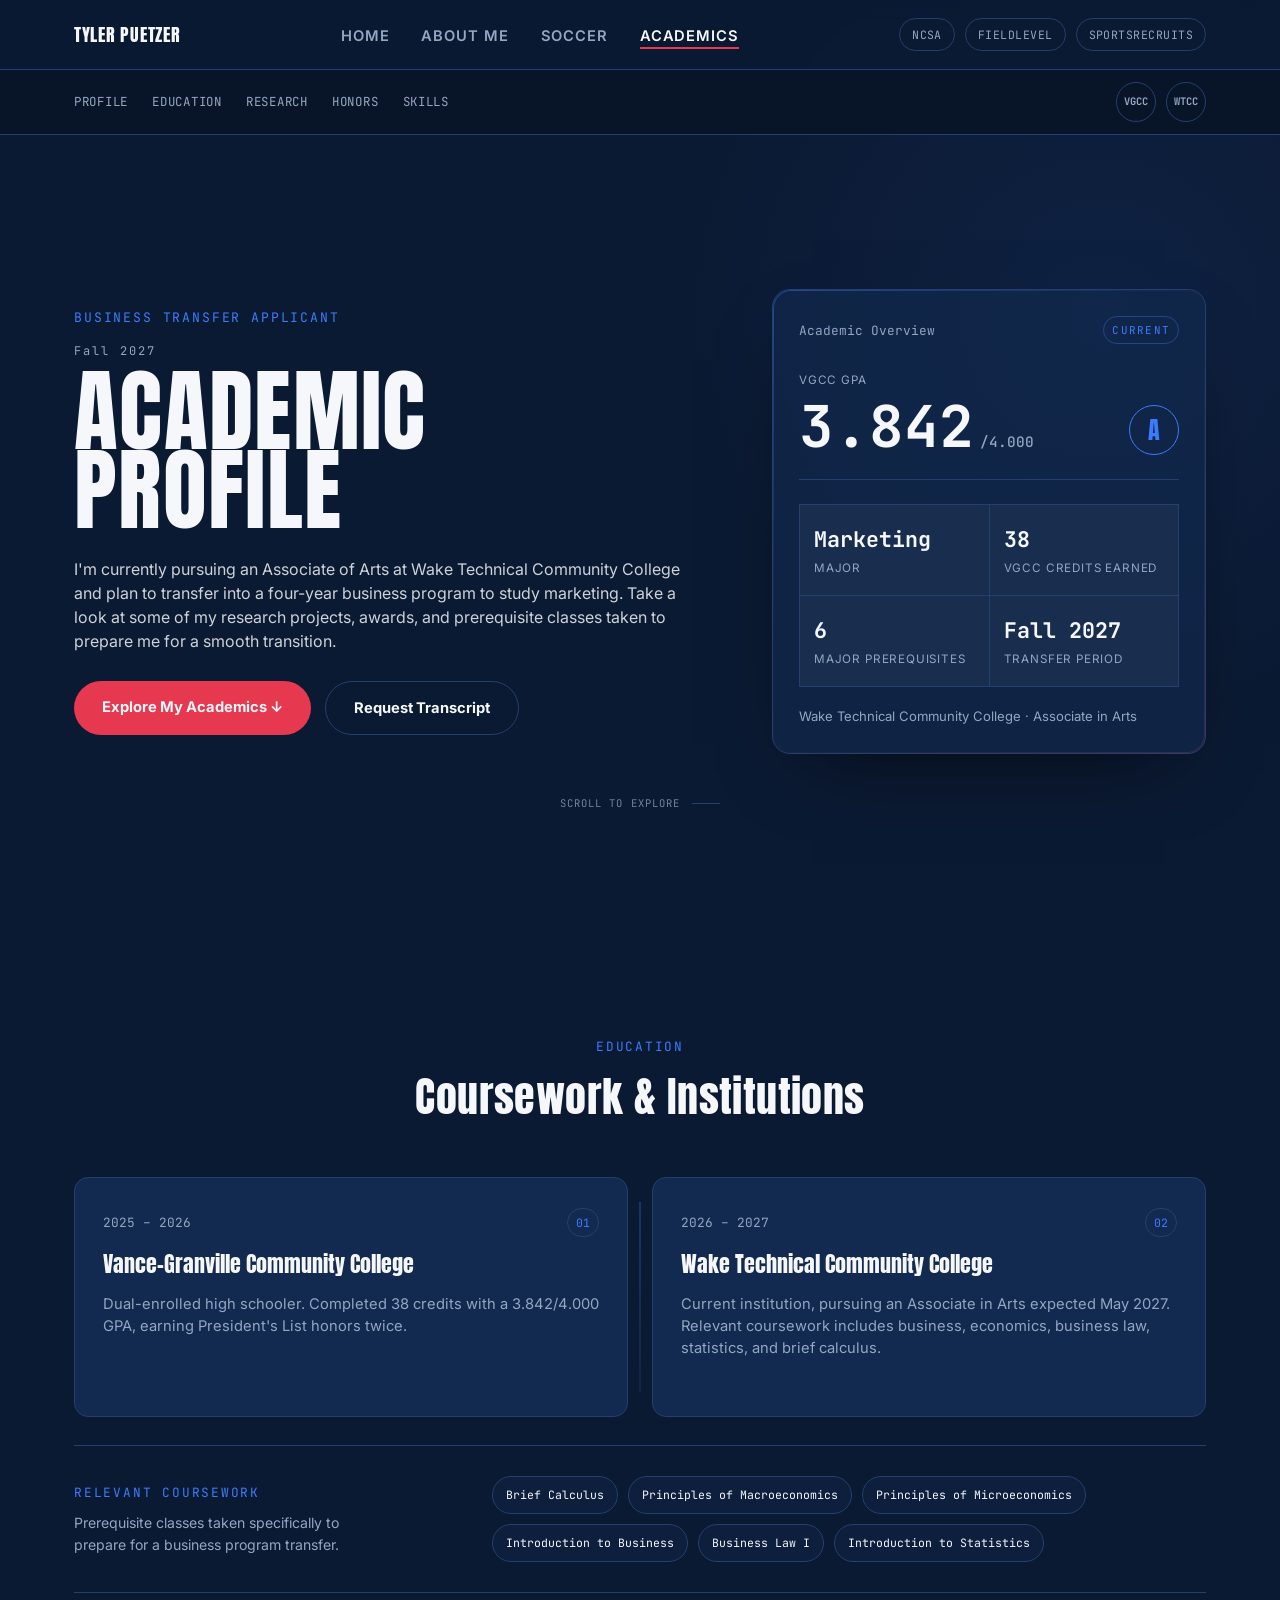
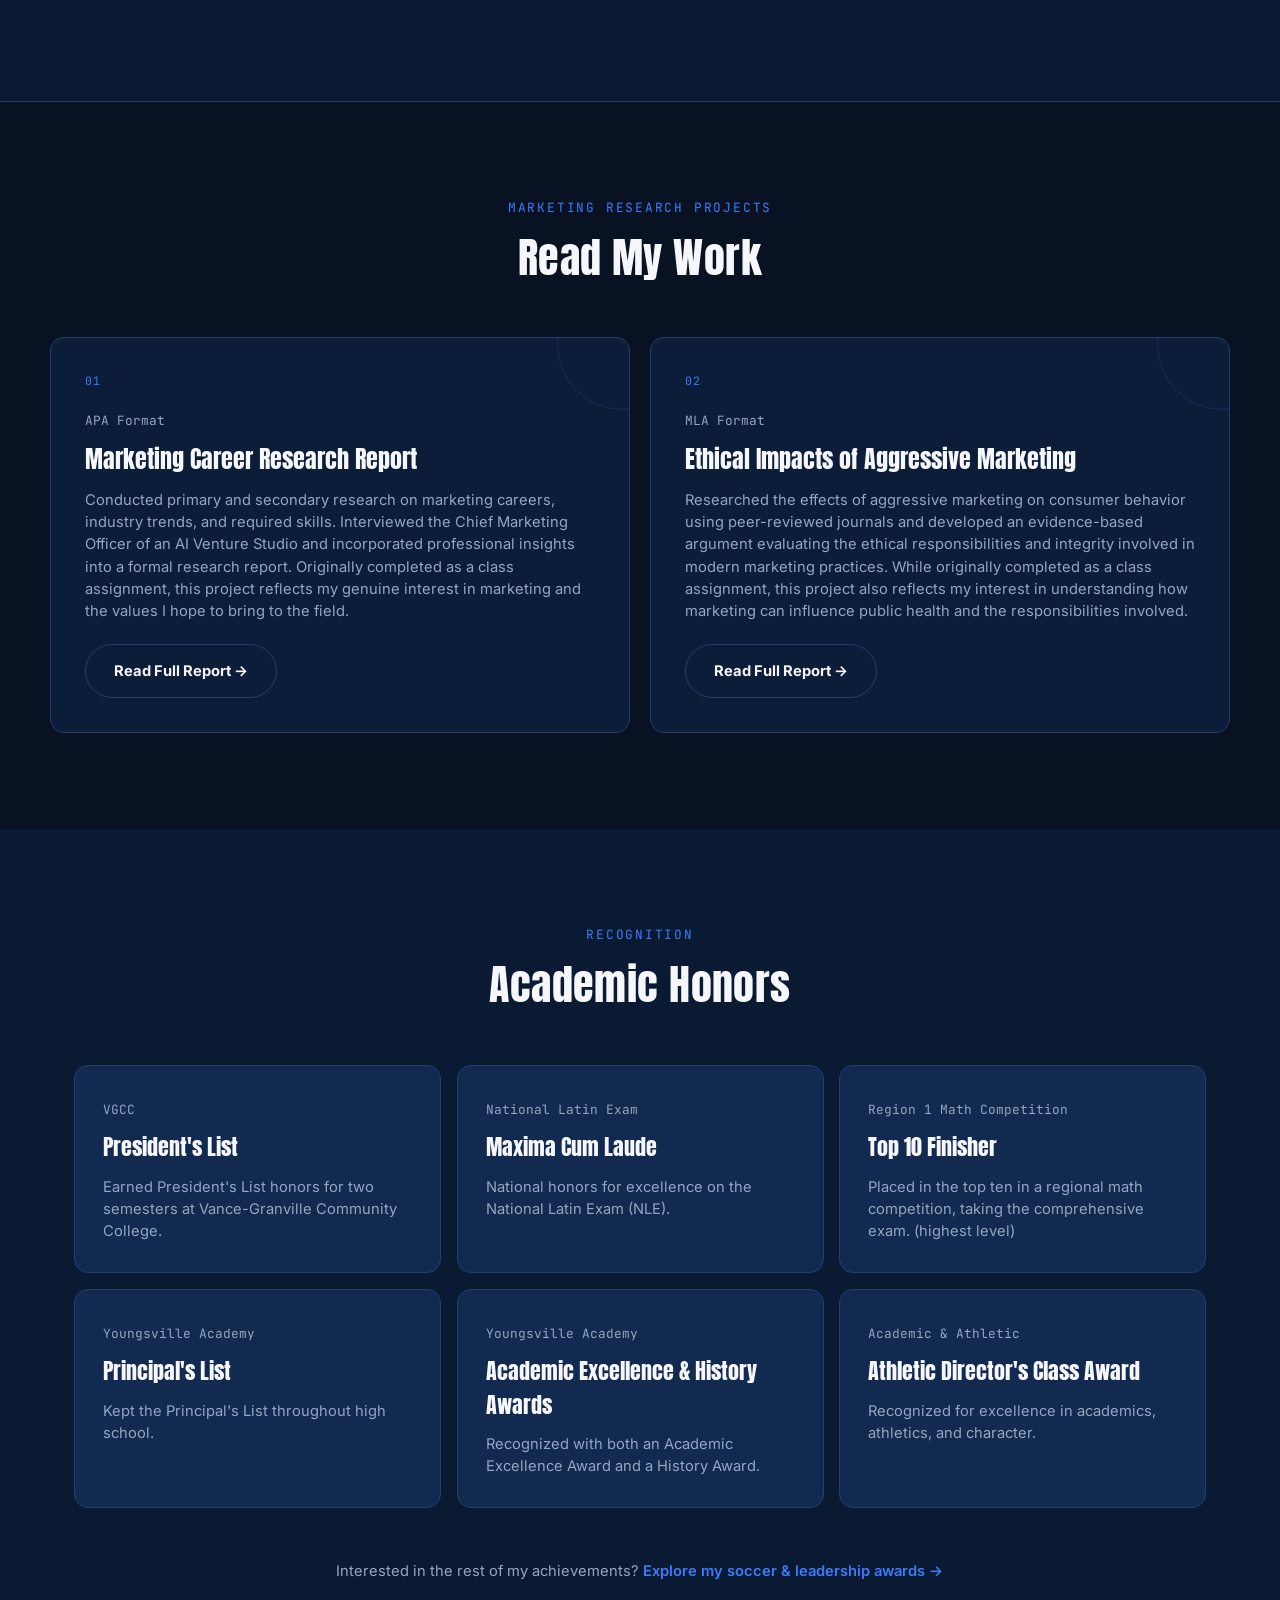
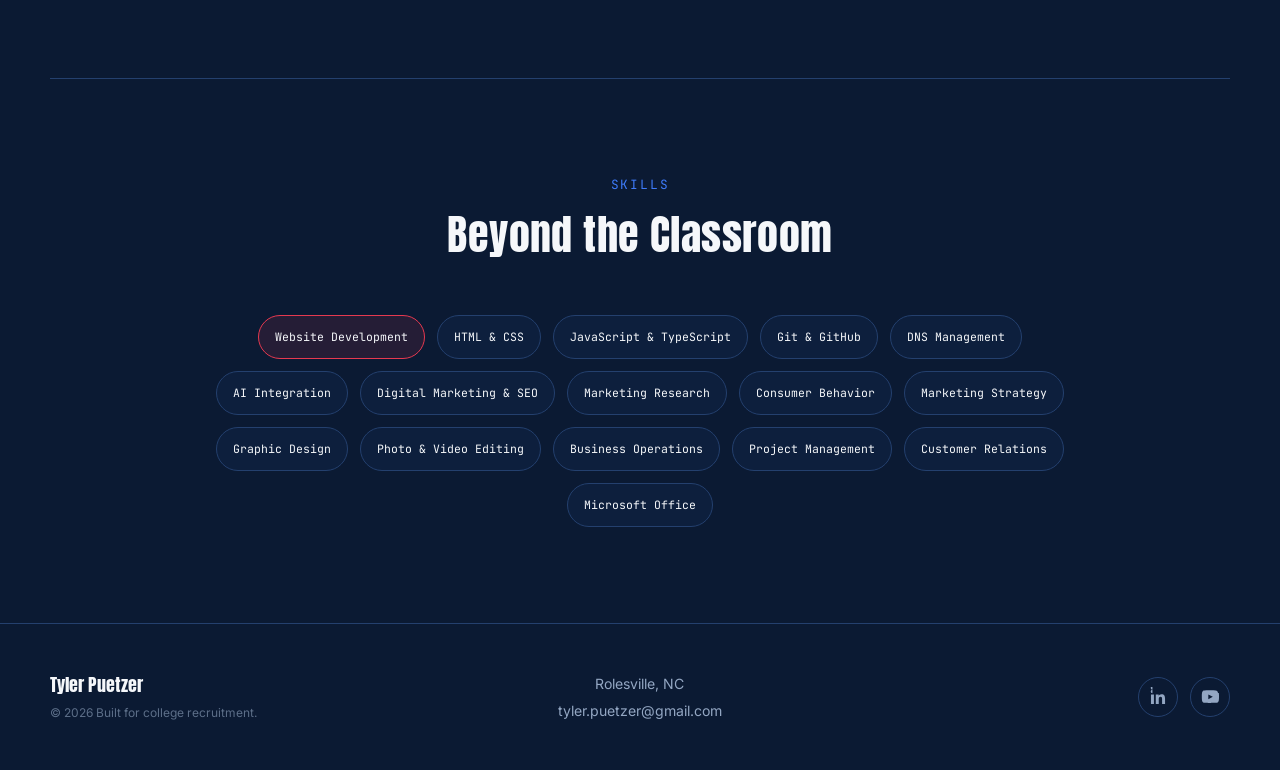
<file: academics.html>
<!DOCTYPE html>
<html lang="en">
<head>
  <link rel="icon" type="image/png" href="https://images.vexels.com/media/users/3/143402/isolated/preview/afbbf15d5e82a1c4fb5a55c4eacf3003-graduation-cap-icon.png">
  <meta charset="UTF-8" />
  <meta name="viewport" content="width=device-width, initial-scale=1.0" />
  <title>Academics | Tyler Puetzer</title>
  <link rel="preconnect" href="https://fonts.googleapis.com">
  <link href="https://fonts.googleapis.com/css2?family=Anton&family=Inter:wght@400;500;600;700&family=JetBrains+Mono:wght@500;700&display=swap" rel="stylesheet">
  <link rel="stylesheet" href="styles.css" />
  <style>
    .academics-page .honors-link {
      grid-column: 1 / -1 !important;
      width: 100% !important;
      display: flex !important;
      justify-content: center !important;
      align-items: center !important;
      text-align: center !important;
      margin-left: auto !important;
      margin-right: auto !important;
    }
    .academics-page .honors-link p {
      width: auto !important;
      max-width: 100% !important;
      text-align: center !important;
      margin-left: auto !important;
      margin-right: auto !important;
    }
    .academics-page .footer-social .social-icon { display:inline-flex; align-items:center; justify-content:center; width:40px; height:40px; font-size:0; }
    .academics-page .footer-social .social-icon svg { width:20px; height:20px; display:block; }
  </style>
</head>
<body class="academics-page">
  <header class="navbar" id="navbar"><nav class="nav-inner"><a href="index.html" class="nav-logo">Tyler Puetzer</a><button class="nav-toggle" id="navToggle" aria-label="Toggle navigation menu"><span></span><span></span><span></span></button><ul class="nav-links" id="navLinks"><li><a href="index.html">Home</a></li><li><a href="about.html">About Me</a></li><li><a href="soccer.html">Soccer</a></li><li><a href="academics.html" class="active">Academics</a></li></ul><div class="nav-recruiting"><a href="https://recruit-match.ncsasports.org/clientrms/athlete_profiles/18172910" target="_blank" rel="noopener" class="nav-pill">NCSA</a><a href="https://www.fieldlevel.com/app/profile/tyler.puetzer/soccermen?m=3" target="_blank" rel="noopener" class="nav-pill">FieldLevel</a><a href="https://my.sportsrecruits.com/athlete/tyler_puetzer" target="_blank" rel="noopener" class="nav-pill">SportsRecruits</a></div></nav><div class="subnav"><div class="subnav-inner"><div class="subnav-jumps"><a href="#profile">Profile</a><a href="#education">Education</a><a href="#research">Research</a><a href="#honors">Honors</a><a href="#skills">Skills</a></div><div class="subnav-teams"><a href="https://www.vgcc.edu/" target="_blank" rel="noopener" class="team-badge" aria-label="Vance-Granville Community College"><span class="team-badge-placeholder">VGCC</span></a><a href="https://www.waketech.edu/" target="_blank" rel="noopener" class="team-badge" aria-label="Wake Technical Community College"><span class="team-badge-placeholder">WTCC</span></a></div></div></div></header>
  <main>
    <section class="academic-hero" id="profile"><div class="academic-hero-grid"><div class="academic-hero-copy reveal-left"><p class="hero-eyebrow">Business Transfer Applicant</p><p class="academic-kicker">Fall 2027</p><h1 class="academic-title">ACADEMIC<br>PROFILE</h1><p class="academic-intro">I'm currently pursuing an Associate of Arts at Wake Technical Community College and plan to transfer into a four-year business program to study marketing. Take a look at some of my research projects, awards, and prerequisite classes taken to prepare me for a smooth transition.</p><div class="hero-ctas"><a href="#education" class="btn-primary">Explore My Academics &darr;</a><a href="contact.html" class="btn-secondary">Request Transcript</a></div></div><div class="academic-overview reveal-right" aria-label="Academic overview"><div class="overview-header"><span class="card-tag">Academic Overview</span><span class="overview-status">Current</span></div><div class="overview-gpa-row"><div><span class="overview-label">VGCC GPA</span><div class="overview-gpa">3.842<span>/4.000</span></div></div><div class="overview-mark">A</div></div><div class="overview-rule"></div><div class="overview-stat-grid"><div class="overview-stat"><span class="overview-number">Marketing</span><span class="overview-label">Major</span></div><div class="overview-stat"><span class="overview-number">38</span><span class="overview-label">VGCC Credits Earned</span></div><div class="overview-stat"><span class="overview-number">6</span><span class="overview-label">Major Prerequisites</span></div><div class="overview-stat"><span class="overview-number">Fall 2027</span><span class="overview-label">Transfer Period</span></div></div><div class="overview-footer">Wake Technical Community College · Associate in Arts</div></div></div><div class="academic-scroll-cue" aria-hidden="true"><span>Scroll to explore</span><i></i></div></section>
    <section class="career-section academic-section" id="education"><div class="section-heading reveal-up"><p class="section-eyebrow">Education</p><h2>Coursework &amp; Institutions</h2></div><div class="academic-timeline"><div class="academic-timeline-line" aria-hidden="true"></div><div class="education-card career-card reveal-left"><div class="education-card-top"><span class="card-tag">2025 &ndash; 2026</span><span class="education-marker">01</span></div><h3>Vance-Granville Community College</h3><p>Dual-enrolled high schooler. Completed 38 credits with a 3.842/4.000 GPA, earning President's List honors twice.</p></div><div class="education-card career-card reveal-right"><div class="education-card-top"><span class="card-tag">2026 &ndash; 2027</span><span class="education-marker">02</span></div><h3>Wake Technical Community College</h3><p>Current institution, pursuing an Associate in Arts expected May 2027. Relevant coursework includes business, economics, business law, statistics, and brief calculus.</p></div></div><div class="coursework-panel reveal-up"><div class="coursework-heading"><p class="section-eyebrow">Relevant Coursework</p><p class="coursework-note">Prerequisite classes taken specifically to prepare for a business program transfer.</p></div><div class="coursework-grid"><span class="course-chip">Brief Calculus</span><span class="course-chip">Principles of Macroeconomics</span><span class="course-chip">Principles of Microeconomics</span><span class="course-chip">Introduction to Business</span><span class="course-chip">Business Law I</span><span class="course-chip">Introduction to Statistics</span></div></div></section>
    <section class="awards-section academic-research-section" id="research"><div class="section-heading light reveal-up"><p class="section-eyebrow">Marketing Research Projects</p><h2>Read My Work</h2></div><div class="research-grid"><article class="research-card reveal-left"><div class="research-card-number">01</div><span class="card-tag">APA Format</span><h3>Marketing Career Research Report</h3><p>Conducted primary and secondary research on marketing careers, industry trends, and required skills. Interviewed the Chief Marketing Officer of an AI Venture Studio and incorporated professional insights into a formal research report. Originally completed as a class assignment, this project reflects my genuine interest in marketing and the values I hope to bring to the field.</p><a href="media/ENG 112 X370 - APA Journal - Puetzer.pdf" target="_blank" rel="noopener" class="btn-secondary">Read Full Report &rarr;</a></article><article class="research-card reveal-right"><div class="research-card-number">02</div><span class="card-tag">MLA Format</span><h3>Ethical Impacts of Aggressive Marketing</h3><p>Researched the effects of aggressive marketing on consumer behavior using peer-reviewed journals and developed an evidence-based argument evaluating the ethical responsibilities and integrity involved in modern marketing practices. While originally completed as a class assignment, this project also reflects my interest in understanding how marketing can influence public health and the responsibilities involved.</p><a href="media/ENG-112-X370 - Ethical Impacts of Aggressive Marketing _ MLA - Puetzer.pdf" target="_blank" rel="noopener" class="btn-secondary">Read Full Report &rarr;</a></article></div></section>
    <section class="career-section academic-section" id="honors"><div class="section-heading reveal-up"><p class="section-eyebrow">Recognition</p><h2>Academic Honors</h2></div><div class="honors-grid"><article class="career-card reveal-up" style="transition-delay:0s;"><span class="card-tag">VGCC</span><h3>President's List</h3><p>Earned President's List honors for two semesters at Vance-Granville Community College.</p></article><article class="career-card reveal-up" style="transition-delay:0.08s;"><span class="card-tag">National Latin Exam</span><h3>Maxima Cum Laude</h3><p>National honors for excellence on the National Latin Exam (NLE).</p></article><article class="career-card reveal-up" style="transition-delay:0.16s;"><span class="card-tag">Region 1 Math Competition</span><h3>Top 10 Finisher</h3><p>Placed in the top ten in a regional math competition, taking the comprehensive exam. (highest level)</p></article><article class="career-card reveal-up" style="transition-delay:0.24s;"><span class="card-tag">Youngsville Academy</span><h3>Principal's List</h3><p>Kept the Principal's List throughout high school.</p></article><article class="career-card reveal-up" style="transition-delay:0.32s;"><span class="card-tag">Youngsville Academy</span><h3>Academic Excellence &amp; History Awards</h3><p>Recognized with both an Academic Excellence Award and a History Award.</p></article><article class="career-card reveal-up" style="transition-delay:0.4s;"><span class="card-tag">Academic &amp; Athletic</span><h3>Athletic Director's Class Award</h3><p>Recognized for excellence in academics, athletics, and character.</p></article><div class="honors-link reveal-up"><p>Interested in the rest of my achievements? <a href="soccer.html#awards">Explore my soccer &amp; leadership awards &rarr;</a></p></div></div></section>
    <section class="career-section academic-section academic-skills-section" id="skills" style="padding-bottom:96px;"><div class="section-heading reveal-up"><p class="section-eyebrow">Skills</p><h2>Beyond the Classroom</h2></div><div class="skills-board reveal-up">
      <span class="skill-tag skill-primary">Website Development</span><span class="skill-tag">HTML &amp; CSS</span><span class="skill-tag">JavaScript &amp; TypeScript</span><span class="skill-tag">Git &amp; GitHub</span><span class="skill-tag">DNS Management</span><span class="skill-tag">AI Integration</span><span class="skill-tag">Digital Marketing &amp; SEO</span><span class="skill-tag">Marketing Research</span><span class="skill-tag">Consumer Behavior</span><span class="skill-tag">Marketing Strategy</span><span class="skill-tag">Graphic Design</span><span class="skill-tag">Photo &amp; Video Editing</span><span class="skill-tag">Business Operations</span><span class="skill-tag">Project Management</span><span class="skill-tag">Customer Relations</span><span class="skill-tag">Microsoft Office</span>
    </div></section>
  </main>
  <footer class="footer"><div class="footer-inner"><div class="footer-brand"><p class="footer-name">Tyler Puetzer</p><p class="footer-copy">&copy; <span id="year"></span> Built for college recruitment.</p></div><div class="footer-address"><p class="footer-line">Rolesville, NC</p><p class="footer-line"><a href="about.html">tyler.puetzer@gmail.com</a></p></div><div class="footer-social"><a href="https://www.linkedin.com/in/tyler-puetzer" target="_blank" rel="noopener" class="social-icon" aria-label="LinkedIn profile"><svg viewBox="0 0 24 24" fill="currentColor" aria-hidden="true"><path d="M20.45 20.45h-3.55v-5.57c0-1.33-.02-3.04-1.85-3.04-1.86 0-2.14 1.45-2.14 2.94v5.67H9.36V9h3.41v1.56h.05c.48-.9 1.64-1.85 3.38-1.85 3.6 0 4.27 2.37 4.27 5.46v6.28zM5.34 7.43a2.06 2.06 0 1 1 0-4.12 2.06 2.06 0 0 1 0-4.12zM7.12 20.45H3.56V9h3.56v11.45z"/></svg></a><a href="https://www.youtube.com/@TylerPuetzer" target="_blank" rel="noopener" class="social-icon" aria-label="YouTube channel"><svg viewBox="0 0 24 24" fill="currentColor" aria-hidden="true"><path d="M21.6 7.2s-.21-1.5-.86-2.16c-.82-.87-1.74-.87-2.16-.92C15.6 4 12 4 12 4h-.01s-3.6 0-6.58.12c-.42.05-1.34.05-2.16.92C2.6 5.7 2.4 7.2 2.4 7.2S2.18 8.96 2.18 10.72v1.55c0 1.76.22 3.52.22 3.52s.2 1.5.85 2.16c.82.87 1.9.84 2.38.93 1.73.17 7.37.22 7.37.22s3.6-.01 6.58-.13c.42-.05 1.34-.05 2.16-.92.65-.66.86-2.16.86-2.16s.22-1.76.22-3.52v-1.55c0-1.76-.22-3.52-.22-3.52zM9.98 14.6V8.9l5.4 2.86-5.4 2.85z"/></svg></a></div></div></footer>
  <script src="script.js"></script>
</body>
</html>
</file>
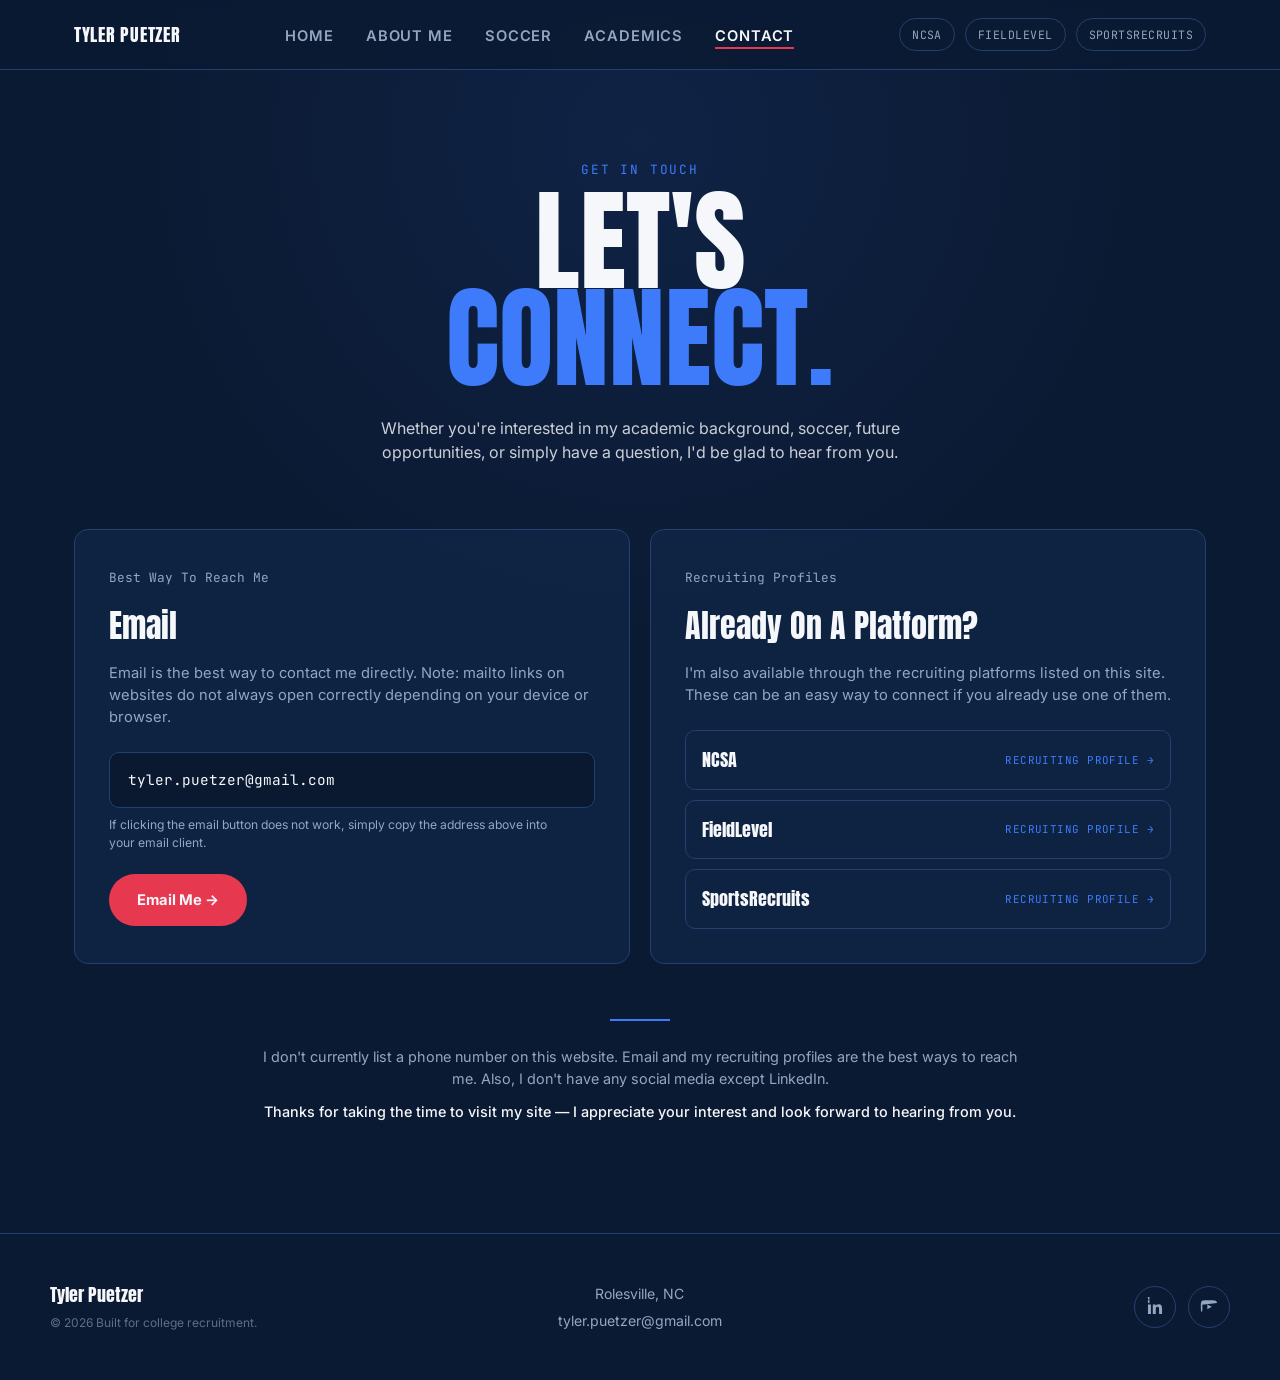
<file: contact.html>
<!DOCTYPE html>
<html lang="en">
<head>
  <link rel="icon" type="image/png" href="https://images.vexels.com/media/users/3/143402/isolated/preview/afbbf15d5e82a1c4fb5a55c4eacf3003-graduation-cap-icon.png">
  <meta charset="UTF-8" />
  <meta name="viewport" content="width=device-width, initial-scale=1.0" />
  <title>Contact | Tyler Puetzer</title>
  <meta name="description" content="Contact Tyler Puetzer about academics, soccer, recruiting, future opportunities, or questions about his student-athlete profile." />
  <meta name="author" content="Tyler Puetzer" />
  <meta name="robots" content="index, follow, max-image-preview:large" />
  <link rel="canonical" href="https://tyler-puetzer.github.io/Soccer/contact.html" />
  <meta property="og:type" content="website" />
  <meta property="og:title" content="Contact | Tyler Puetzer" />
  <meta property="og:description" content="Contact Tyler Puetzer about academics, soccer, recruiting, future opportunities, or questions." />
  <meta property="og:site_name" content="Tyler Puetzer" />
  <meta property="og:url" content="https://tyler-puetzer.github.io/Soccer/contact.html" />
  <meta property="og:image" content="https://tyler-puetzer.github.io/Soccer/media/tyler.puetzer.soccer.png" />
  <meta property="og:image:alt" content="Tyler Puetzer soccer player" />
  <meta name="twitter:card" content="summary_large_image" />
  <meta name="twitter:title" content="Contact | Tyler Puetzer" />
  <meta name="twitter:description" content="Contact Tyler Puetzer about academics, soccer, recruiting, future opportunities, or questions." />
  <link rel="preconnect" href="https://fonts.googleapis.com">
  <link href="https://fonts.googleapis.com/css2?family=Anton&family=Inter:wght@400;500;600;700&family=JetBrains+Mono:wght@500;700&display=swap" rel="stylesheet">
  <link rel="stylesheet" href="styles.css" />
</head>
<body class="contact-page">
  <header class="navbar" id="navbar">
    <nav class="nav-inner">
      <a href="index.html" class="nav-logo">Tyler Puetzer</a>
      <button class="nav-toggle" id="navToggle" aria-label="Toggle navigation menu"><span></span><span></span><span></span></button>
      <ul class="nav-links" id="navLinks">
        <li><a href="index.html">Home</a></li><li><a href="about.html">About Me</a></li><li><a href="soccer.html">Soccer</a></li><li><a href="academics.html">Academics</a></li><li><a href="contact.html" class="active">Contact</a></li>
      </ul>
      <div class="nav-recruiting">
        <a href="https://recruit-match.ncsasports.org/clientrms/athlete_profiles/18172910" target="_blank" rel="noopener" class="nav-pill">NCSA</a>
        <a href="https://www.fieldlevel.com/app/profile/tyler.puetzer/soccermen?m=3" target="_blank" rel="noopener" class="nav-pill">FieldLevel</a>
        <a href="https://my.sportsrecruits.com/athlete/tyler_puetzer" target="_blank" rel="noopener" class="nav-pill">SportsRecruits</a>
      </div>
    </nav>
  </header>
  <main>
    <section class="contact-hero">
      <div class="contact-hero-inner reveal-up">
        <p class="section-eyebrow">Get In Touch</p>
        <h1>LET'S<br><span>CONNECT.</span></h1>
        <p class="contact-lead">Whether you're interested in my academic background, soccer,
          future opportunities, or simply have a question, I'd be glad
          to hear from you.</p>
      </div>
      <div class="contact-grid">
        <div class="contact-card reveal-left">
          <span class="card-tag">Best Way To Reach Me</span>
          <h2>Email</h2>
          <p>Email is the best way to contact me directly. Note: mailto links on websites do not always open correctly depending
            on your device or browser.</p>
          <div class="contact-email">tyler.puetzer@gmail.com</div>
          <p class="contact-note">If clicking the email button does not work, simply copy the
            address above into your email client.</p>
          <a href="mailto:tyler.puetzer@gmail.com" class="btn-primary">Email Me &rarr;</a>
        </div>
        <div class="contact-card reveal-right">
          <span class="card-tag">Recruiting Profiles</span>
          <h2>Already On A Platform?</h2>
          <p>I'm also available through the recruiting platforms listed
            on this site. These can be an easy way to connect if you
            already use one of them.</p>
          <div class="contact-platforms">
            <a href="https://recruit-match.ncsasports.org/clientrms/athlete_profiles/18172910" target="_blank" rel="noopener"><strong>NCSA</strong><span>Recruiting Profile &rarr;</span></a>
            <a href="https://www.fieldlevel.com/app/profile/tyler.puetzer/soccermen?m=3" target="_blank" rel="noopener"><strong>FieldLevel</strong><span>Recruiting Profile &rarr;</span></a>
            <a href="https://my.sportsrecruits.com/athlete/tyler_puetzer" target="_blank" rel="noopener"><strong>SportsRecruits</strong><span>Recruiting Profile &rarr;</span></a>
          </div>
        </div>
      </div>
      <div class="contact-bottom reveal-up">
        <div class="contact-bottom-line"></div>
        <p>I don't currently list a phone number on this website.
          Email and my recruiting profiles are the best ways to reach me.
          Also, I don't have any social media except LinkedIn.</p>
        <p class="contact-welcome">Thanks for taking the time to visit my site — I appreciate
          your interest and look forward to hearing from you.</p>
      </div>
    </section>
  </main>
  <footer class="footer">
    <div class="footer-inner">
      <div class="footer-brand"><p class="footer-name">Tyler Puetzer</p><p class="footer-copy">&copy; <span id="year"></span> Built for college recruitment.</p></div>
      <div class="footer-address"><p class="footer-line">Rolesville, NC</p><p class="footer-line"><a href="mailto:tyler.puetzer@gmail.com">tyler.puetzer@gmail.com</a></p></div>
      <div class="footer-social">
        <a href="https://www.linkedin.com/in/tyler-puetzer" target="_blank" rel="noopener" class="social-icon" aria-label="LinkedIn profile"><svg viewBox="0 0 24 24" width="20" height="20" fill="currentColor" aria-hidden="true"><path d="M20.45 20.45h-3.55v-5.57c0-1.33-.02-3.04-1.85-3.04-1.86 0-2.14 1.45-2.14 2.94v5.67H9.36V9h3.41v1.56h.05c.48-.9 1.64-1.85 3.38-1.85 3.6 0 4.27 2.37 4.27 5.46v6.28zM5.34 7.43a2.06 2.06 0 1 1 0-4.12 2.06 2.06 0 0 1 0-4.12zM7.12 20.45H3.56V9h3.56v11.45z"/></svg></a>
        <a href="https://www.youtube.com/@TylerPuetzer" target="_blank" rel="noopener" class="social-icon" aria-label="YouTube channel"><svg viewBox="0 0 24 24" width="20" height="20" fill="currentColor" aria-hidden="true"><path d="M21.6 7.2s-.21-1.5-.86-2.16c-.82-.87-1.74-.87-2.16-.92C15.6 4 12 4 12 4h-.01s-3.6 0-6.58.12c-.42.05-1.34.05-2.16.92C2.6 5.7 2.4 7.2 2.4 7.2S2.18 8.96 2.18 10.72v1.55c0 1.76.22 3.52.22 3.52s.21 1.5.86 2.16c.65-.66.86-2.16.86-3.53v-1.55c0-1.76-.22-3.53-.22-3.53zM9.98 14.6V8.9l5.4 2.86-5.4 2.85z"/></svg></a>
      </div>
    </div>
  </footer>
  <script src="script.js"></script>
</body>
</html>
</file>
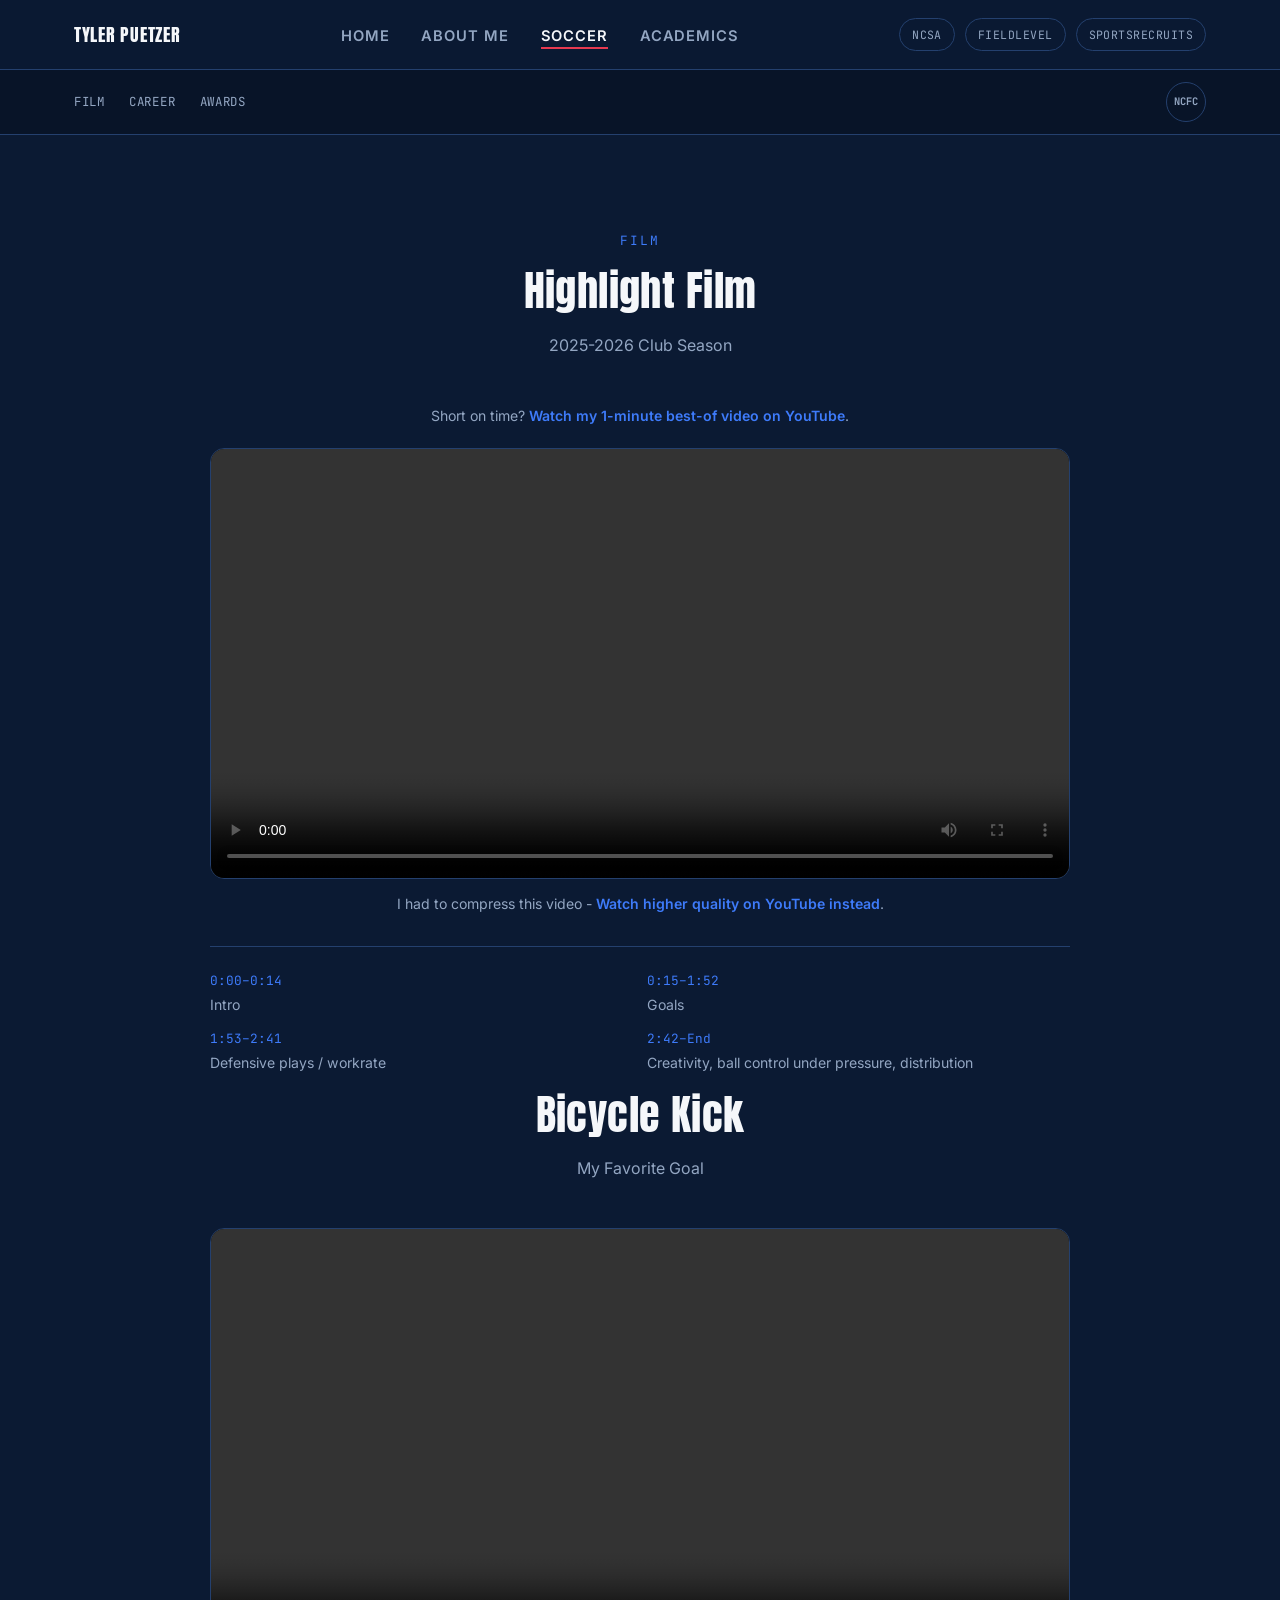
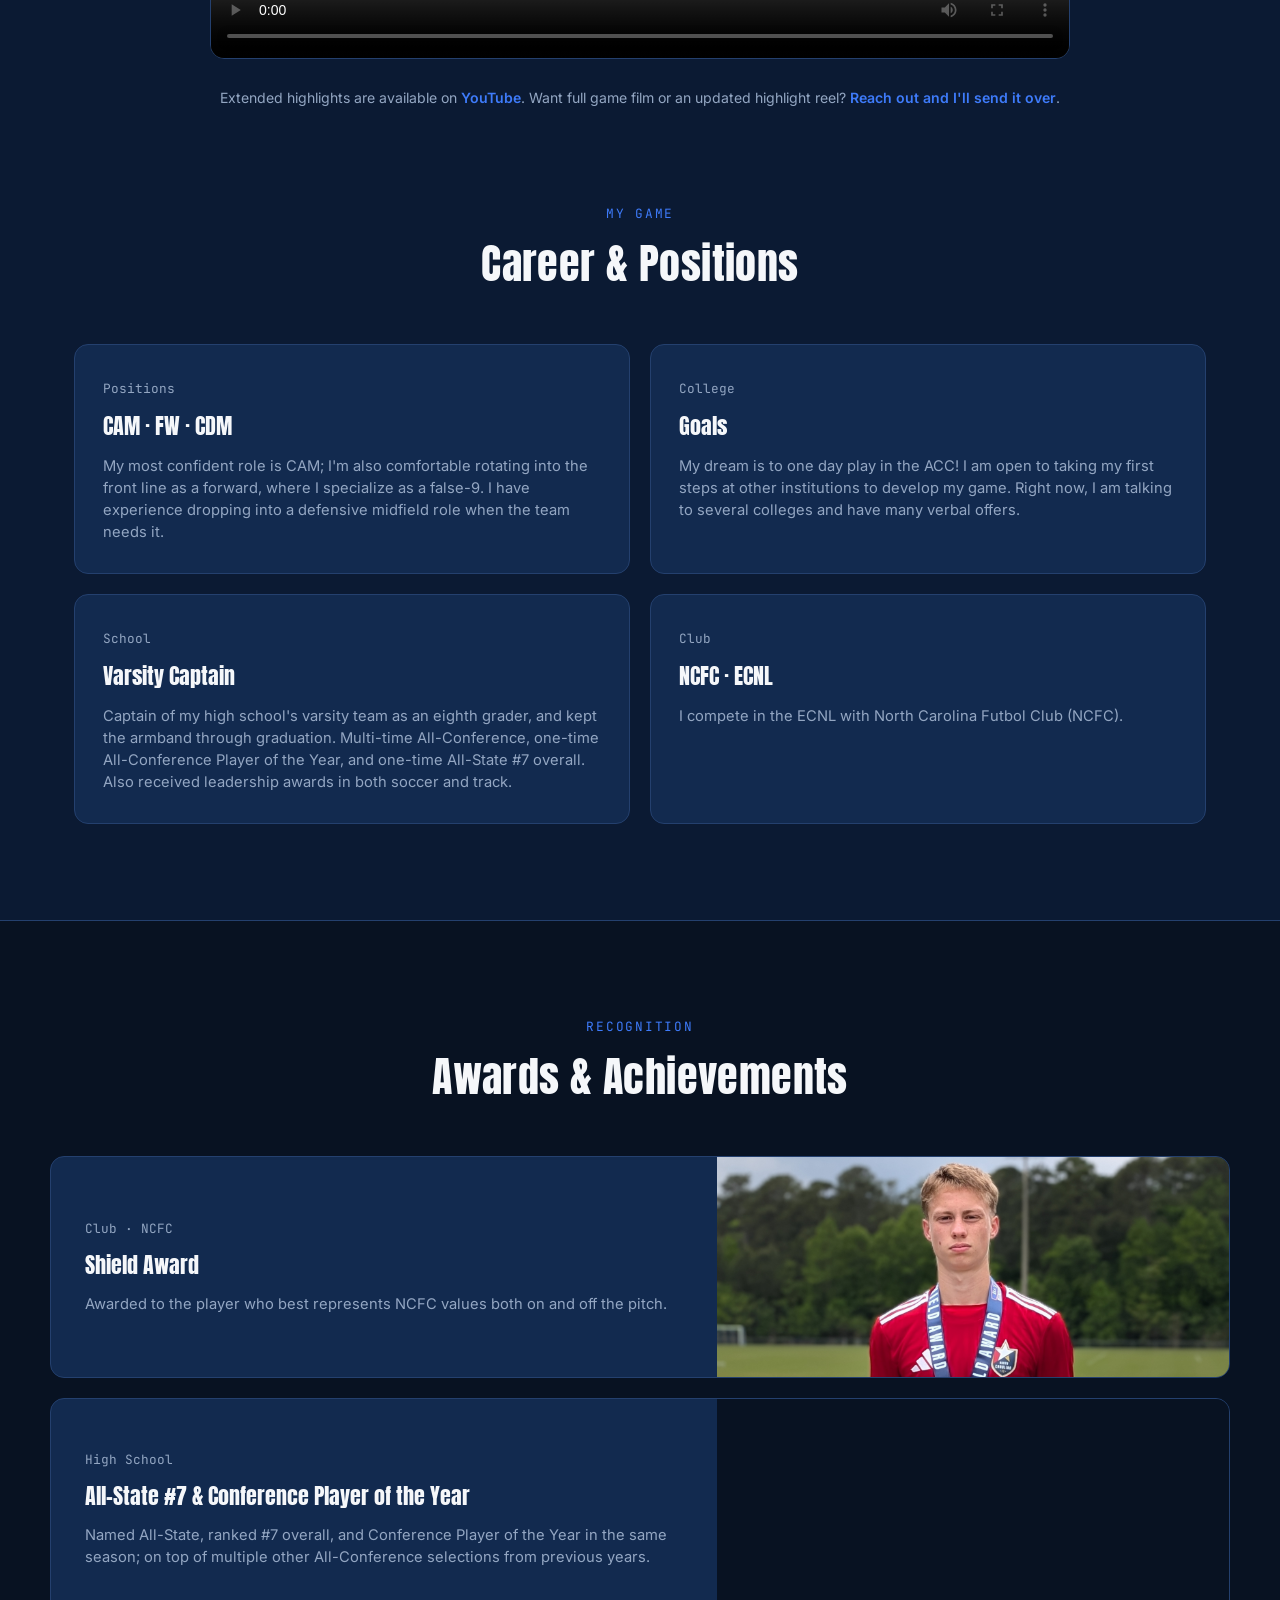
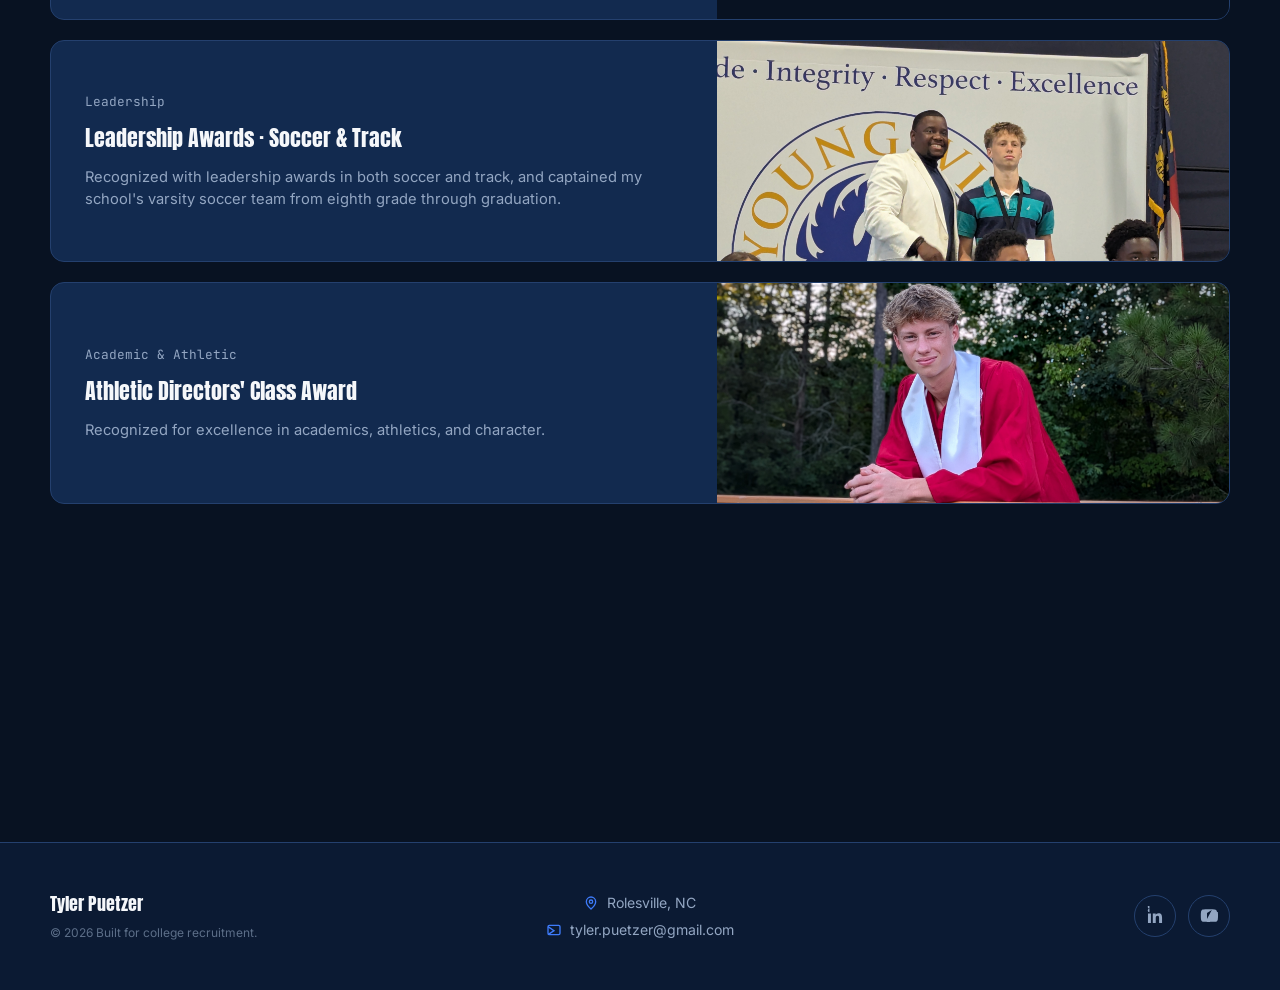
<file: soccer.html>
<!DOCTYPE html>

<html lang="en">
<head>
  <link rel="icon" type="image/png" href="https://images.vexels.com/media/users/3/143402/isolated/preview/afbbf15d5e82a1c4fb5a55c4eacf3003-graduation-cap-icon.png">
  <meta charset="UTF-8" />
  <meta name="viewport" content="width=device-width, initial-scale=1.0" />
  <title>Soccer | Tyler Puetzer</title>
  <meta name="description" content="Tyler Puetzer's soccer profile, featuring highlight film, positions, career history, teams, recruiting goals, awards, and athletic achievements." />
  <meta name="author" content="Tyler Puetzer" />
  <meta name="robots" content="index, follow, max-image-preview:large" />
  <link rel="canonical" href="https://tyler-puetzer.github.io/Soccer/soccer.html" />
  <meta property="og:type" content="profile" />
  <meta property="og:title" content="Soccer | Tyler Puetzer" />
  <meta property="og:description" content="Tyler Puetzer's soccer profile, featuring highlight film, positions, career history, teams, recruiting goals, awards, and athletic achievements." />
  <meta property="og:url" content="https://tyler-puetzer.github.io/Soccer/soccer.html" />
  <meta property="og:image" content="https://tyler-puetzer.github.io/Soccer/media/tyler.puetzer.soccer.png" />
  <meta property="og:image:alt" content="Tyler Puetzer soccer player" />
  <meta name="twitter:card" content="summary_large_image" />
  <meta name="twitter:title" content="Soccer | Tyler Puetzer" />
  <meta name="twitter:description" content="Tyler Puetzer's soccer profile, featuring highlight film, positions, career history, teams, recruiting goals, awards, and athletic achievements." />

  <!-- Structured data for search engines and AI systems -->

  <script type="application/ld+json">
  {
    "@context": "https://schema.org",
    "@graph": [
      {
        "@type": "WebPage",
        "@id": "https://tyler-puetzer.github.io/Soccer/soccer.html#webpage",
        "url": "https://tyler-puetzer.github.io/Soccer/soccer.html",
        "name": "Soccer | Tyler Puetzer",
        "description": "Tyler Puetzer's soccer profile, featuring highlight film, positions, career history, teams, recruiting goals, awards, and athletic achievements.",
        "isPartOf": {
          "@id": "https://tyler-puetzer.github.io/Soccer/#website"
        },
        "about": {
          "@id": "https://tyler-puetzer.github.io/Soccer/#person"
        },
        "mainEntity": {
          "@id": "https://tyler-puetzer.github.io/Soccer/#person"
        }
      },
      {
        "@type": "Person",
        "@id": "https://tyler-puetzer.github.io/Soccer/#person",
        "name": "Tyler Puetzer",
        "url": "https://tyler-puetzer.github.io/Soccer/",
        "image": "https://tyler-puetzer.github.io/Soccer/media/tyler.puetzer.soccer.png",
        "jobTitle": "Student-Athlete",
        "description": "College student-athlete and soccer player at Wake Technical Community College.",
        "knowsAbout": [
          "Soccer",
          "Attacking Midfielder",
          "Forward",
          "Defensive Midfielder"
        ],
        "memberOf": [
          {
            "@type": "SportsOrganization",
            "name": "North Carolina Futbol Club",
            "url": "https://www.ncfcyouth.com/"
          }
        ],
        "sameAs": [
          "https://www.linkedin.com/in/tyler-puetzer",
          "https://www.youtube.com/@TylerPuetzer",
          "https://recruit-match.ncsasports.org/clientrms/athlete_profiles/18172910",
          "https://www.fieldlevel.com/app/profile/tyler.puetzer/soccermen?m=3",
          "https://my.sportsrecruits.com/athlete/tyler_puetzer"
        ]
      },
      {
        "@type": "VideoObject",
        "@id": "https://tyler-puetzer.github.io/Soccer/soccer.html#highlight-film",
        "name": "Tyler Puetzer 2025-2026 Club Season Highlight Film",
        "description": "Highlight film featuring Tyler Puetzer during the 2025-2026 club soccer season, including goals, defensive plays, workrate, creativity, ball control, and distribution.",
        "thumbnailUrl": "https://tyler-puetzer.github.io/Soccer/media/tyler.puetzer.soccer.png",
        "uploadDate": "2026-06-27T00:00:00-04:00",
        "contentUrl": "https://tyler-puetzer.github.io/Soccer/media/25-26%20Highlights%20Compressed.mp4",
        "embedUrl": "https://tyler-puetzer.github.io/Soccer/soccer.html#film",
        "about": {
          "@id": "https://tyler-puetzer.github.io/Soccer/#person"
        }
      },
      {
        "@type": "VideoObject",
        "@id": "https://tyler-puetzer.github.io/Soccer/soccer.html#bicycle-kick",
        "name": "Tyler Puetzer Bicycle Kick",
        "description": "Tyler Puetzer soccer video featuring a bicycle kick goal.",
        "thumbnailUrl": "https://tyler-puetzer.github.io/Soccer/media/tyler.puetzer.soccer.png",
        "uploadDate": "2026-06-27T00:00:00-04:00",
        "contentUrl": "https://tyler-puetzer.github.io/Soccer/media/Compbike.mp4",
        "embedUrl": "https://tyler-puetzer.github.io/Soccer/soccer.html#film",
        "about": {
          "@id": "https://tyler-puetzer.github.io/Soccer/#person"
        }
      }
    ]
  }
  </script>

  <link rel="preconnect" href="https://fonts.googleapis.com">
  <link href="https://fonts.googleapis.com/css2?family=Anton&family=Inter:wght@400;500;600;700&family=JetBrains+Mono:wght@500;700&display=swap" rel="stylesheet">
  <link rel="stylesheet" href="styles.css" />
</head>
<body>
  <header class="navbar" id="navbar">
    <nav class="nav-inner">
      <a href="index.html" class="nav-logo">Tyler Puetzer</a>
      <button class="nav-toggle" id="navToggle" aria-label="Toggle navigation menu"><span></span><span></span><span></span></button>
      <ul class="nav-links" id="navLinks">
        <li><a href="index.html">Home</a></li>
        <li><a href="about.html">About Me</a></li>
        <li><a href="soccer.html" class="active">Soccer</a></li>
        <li><a href="academics.html">Academics</a></li>
      </ul>
      <div class="nav-recruiting">
        <a href="https://recruit-match.ncsasports.org/clientrms/athlete_profiles/18172910" target="_blank" rel="noopener" class="nav-pill">NCSA</a>
        <a href="https://www.fieldlevel.com/app/profile/tyler.puetzer/soccermen?m=3" target="_blank" rel="noopener" class="nav-pill">FieldLevel</a>
        <a href="https://my.sportsrecruits.com/athlete/tyler_puetzer" target="_blank" rel="noopener" class="nav-pill">SportsRecruits</a>
      </div>
    </nav>
    <div class="subnav">
      <div class="subnav-inner">
        <div class="subnav-jumps"><a href="#film">Film</a><a href="#career">Career</a><a href="#awards">Awards</a></div>
        <div class="subnav-teams"><a href="https://www.ncfcyouth.com/" target="_blank" rel="noopener" class="team-badge" aria-label="NCFC Youth"><span class="team-badge-placeholder">NCFC</span></a></div>
      </div>
    </div>
  </header>
  <section class="film-section" id="film">
    <div class="section-heading reveal-up"><p class="section-eyebrow">Film</p><h2>Highlight Film</h2><p class="section-sub">2025-2026 Club Season</p></div>
    <p class="film-fallback reveal-up" style="margin: 0 auto 22px; text-align: center;">Short on time? <a href="https://www.youtube.com/watch?v=7t7KjjN507c" target="_blank" rel="noopener">Watch my 1-minute best-of video on YouTube</a>.</p>
    <div class="film-wrap reveal-up">
      <video class="film-player" controls preload="metadata"><source src="media/25-26 Highlights Compressed.mp4" type="video/mp4">Your browser doesn't support embedded video.</video>
      <p class="film-fallback">I had to compress this video - <a href="https://youtu.be/o07HQPwV3kg?si=9biJsmGn7ZGR-LPy" target="_blank" rel="noopener">Watch higher quality on YouTube instead</a>.</p>
      <div class="film-timestamps reveal-up">
        <div class="timestamp"><span class="ts-time">0:00–0:14</span><span>Intro</span></div>
        <div class="timestamp"><span class="ts-time">0:15–1:52</span><span>Goals</span></div>
        <div class="timestamp"><span class="ts-time">1:53–2:41</span><span>Defensive plays / workrate</span></div>
        <div class="timestamp"><span class="ts-time">2:42–End</span><span>Creativity, ball control under pressure, distribution</span></div>
      </div>
    </div>
    <div class="section-heading reveal-up"><p class="section-eyebrow"></p><h2>Bicycle Kick</h2><p class="section-sub">My Favorite Goal</p></div>
    <div class="film-wrap reveal-up">
      <video class="film-player" controls preload="metadata"><source src="media/Compbike.mp4" type="video/mp4">Your browser doesn't support embedded video.</video>
      <p class="film-fallback" style="margin-top: 28px;">Extended highlights are available on <a href="https://www.youtube.com/@TylerPuetzer" target="_blank" rel="noopener">YouTube</a>. Want full game film or an updated highlight reel? <a href="contact.html">Reach out and I'll send it over</a>.</p>
    </div>
  </section>
  <section class="career-section" id="career">
    <div class="section-heading reveal-up"><p class="section-eyebrow">My Game</p><h2>Career &amp; Positions</h2></div>
    <div class="career-grid">
      <div class="career-card reveal-left"><span class="card-tag">Positions</span><h3>CAM &middot; FW &middot; CDM</h3><p>My most confident role is CAM; I'm also comfortable rotating into the front line as a forward, where I specialize as a false-9. I have experience dropping into a defensive midfield role when the team needs it.</p></div>
      <div class="career-card reveal-right"><span class="card-tag">College</span><h3>Goals</h3><p>My dream is to one day play in the ACC! I am open to taking my first steps at other institutions to develop my game. Right now, I am talking to several colleges and have many verbal offers.</p></div>
      <div class="career-card reveal-left"><span class="card-tag">School</span><h3>Varsity Captain</h3><p>Captain of my high school's varsity team as an eighth grader, and kept the armband through graduation. Multi-time All-Conference, one-time All-Conference Player of the Year, and one-time All-State #7 overall. Also received leadership awards in both soccer and track.</p></div>
      <div class="career-card reveal-right"><span class="card-tag">Club</span><h3>NCFC &middot; ECNL</h3><p>I compete in the ECNL with North Carolina Futbol Club (NCFC).</p></div>
    </div>
  </section>
  <section class="awards-section" id="awards">
    <div class="section-heading light reveal-up"><p class="section-eyebrow">Recognition</p><h2>Awards &amp; Achievements</h2></div>
    <div class="awards-list">
      <div class="award-card reveal-left">
        <div class="award-text"><span class="card-tag">Club &middot; NCFC</span><h3>Shield Award</h3><p>Awarded to the player who best represents NCFC values both on and off the pitch.</p></div>
        <div class="award-media" style="background-image:url('media/Tyler-puetzer-sheild-award.jpg'); background-position:center 25%;"></div>
      </div>
      <div class="award-card reveal-right">
        <div class="award-text"><span class="card-tag">High School</span><h3>All-State #7 &amp; Conference Player of the Year</h3><p>Named All-State, ranked #7 overall, and Conference Player of the Year in the same season; on top of multiple other All-Conference selections from previous years.</p></div>
        <div class="award-media"></div>
      </div>
      <div class="award-card reveal-left">
        <div class="award-text"><span class="card-tag">Leadership</span><h3>Leadership Awards &middot; Soccer &amp; Track</h3><p>Recognized with leadership awards in both soccer and track, and captained my school's varsity soccer team from eighth grade through graduation.</p></div>
        <div class="award-media" style="background-image:url('media/tyler-puetzer-leadership.jpg'); background-position:center 30%;"></div>
      </div>
      <div class="award-card reveal-right">
        <div class="award-text"><span class="card-tag">Academic &amp; Athletic</span><h3>Athletic Directors' Class Award</h3><p>Recognized for excellence in academics, athletics, and character.</p></div>
        <div class="award-media" style="background-image:url('media/tyler-puetzer-ad-class-graduation.jpg'); background-position:center 30%;"></div> 
      </div>
      <div class="award-card reveal-left">
        <div class="award-text"><span class="card-tag">USYS</span><h3>ODP</h3><p>Although not a regular ODP player, I played in a tournament when the roster was hurting due to injuries.</p></div>
        <div class="award-media" style="background-image:url('media/tyler-puetzer-odp-coach.jpg'); background-position:center 10%;"></div>
      </div>
    </div>
  </section>
  <footer class="footer">
    <div class="footer-inner">
      <div class="footer-brand"><p class="footer-name">Tyler Puetzer</p><p class="footer-copy">&copy; <span id="year"></span> Built for college recruitment.</p></div>
      <div class="footer-address">
        <p class="footer-line"><svg width="16" height="16" viewBox="0 0 24 24" fill="none" stroke="currentColor" stroke-width="2" aria-hidden="true"><path d="M12 21s-7-6.1-7-11a7 7 0 0 1 14 0c0 4.9-7 11-7 11z"/><circle cx="12" cy="10" r="2.5"/></svg>Rolesville, NC</p>
        <p class="footer-line"><svg width="16" height="16" viewBox="0 0 24 24" fill="none" stroke="currentColor" stroke-width="2" aria-hidden="true"><rect x="3" y="5" width="18" height="14" rx="2"/><path d="M3 7l9 6-9 6"/></svg><a href="about.html">tyler.puetzer@gmail.com</a></p>
      </div>
      <div class="footer-social">
        <a href="https://www.linkedin.com/in/tyler-puetzer" target="_blank" rel="noopener" class="social-icon" aria-label="LinkedIn profile"><svg viewBox="0 0 24 24" width="20" height="20" fill="currentColor" aria-hidden="true"><path d="M20.45 20.45h-3.55v-5.57c0-1.33-.02-3.04-1.85-3.04-1.86 0-2.14 1.45-2.14 2.94v5.67H9.36V9h3.41v1.56h.05c.48-.9 1.64-1.85 3.38-1.85 3.6 0 4.27 2.37 4.27 5.46v6.28zM5.34 7.43a2.06 2.06 0 1 1 0-4.12 2.06 2.06 0 0 1 0-4.12zM7.12 20.45H3.56V9h3.56v11.45z"/></svg></a>
        <a href="https://www.youtube.com/@TylerPuetzer" target="_blank" rel="noopener" class="social-icon" aria-label="YouTube channel"><svg viewBox="0 0 24 24" width="20" height="20" fill="currentColor" aria-hidden="true"><path d="M21.6 7.2s-.21-1.5-.86-2.16c-.82-.87-1.74-.87-2.16-.92C15.6 4 12 4 12 4h-.01s-3.6 0-6.58.12c-.42.05-1.34.05-2.16.92C2.6 5.7 2.4 7.2 2.4 7.2S2.18 8.96 2.18 10.72v1.55c0 1.76.22 3.52.22 3.52s.2 1.5.85 2.16c.82.87 1.9.84 2.38.93 1.73.17 7.37.22 7.37.22s3.6-.01 6.58-.13c.42-.05 1.34-.05 2.16-.92.65-.66.86-2.16.86-2.16s.22-1.76.22-3.52v-1.55c0-1.76-.22-3.52-.22-3.52zM9.6 15.6V8.4l5.77-3.6z"/></svg></a>
      </div>
    </div>
  </footer>
  <script src="script.js"></script>
</body>
</html>
</file>
<file: styles.css>
:root {
  --color-bg: #0B1A33;
  --color-bg-alt: #122A4F;
  --color-bg-alt-2: #081222;
  --color-line: #24406E;
  --color-chalk: #F5F7FA;
  --color-muted: #93A6C2;
  --color-blue: #3E7BFA;
  --color-red: #E63950;
  --color-red-hover: #C92C42;

  --font-display: 'Anton', sans-serif;
  --font-body: 'Inter', sans-serif;
  --font-mono: 'JetBrains Mono', monospace;

  --max-width: 1180px;
  --radius: 14px;
}


/* ==================================================================
   RESET & BASE
=================================================================== */

* {
  box-sizing: border-box;
  margin: 0;
  padding: 0;
}

html {
  scroll-behavior: smooth;
}

body {
  background: var(--color-bg);
  color: var(--color-chalk);
  font-family: var(--font-body);
  line-height: 1.5;
  overflow-x: hidden;
}

a {
  color: inherit;
  text-decoration: none;
}

ul {
  list-style: none;
}

img {
  max-width: 100%;
  display: block;
}


.section-heading {
  max-width: 640px;
  margin: 0 auto 48px;
  text-align: center;
}

.section-eyebrow {
  font-family: var(--font-mono);
  text-transform: uppercase;
  letter-spacing: 0.14em;
  font-size: 0.8rem;
  color: var(--color-blue);
  margin-bottom: 10px;
}

.section-heading h2 {
  font-family: var(--font-display);
  font-weight: 400;
  font-size: clamp(1.8rem, 4vw, 2.6rem);
  letter-spacing: 0.01em;
  margin-bottom: 10px;
}

.section-sub {
  color: var(--color-muted);
}

.section-heading.light .section-sub {
  color: rgba(245,247,250,0.7);
}


/* ==================================================================
   STICKY NAVIGATION BAR
=================================================================== */

.navbar {
  position: sticky;
  top: 0;
  z-index: 100;
  background: rgba(11, 26, 51, 0.85);
  backdrop-filter: blur(10px);
  border-bottom: 1px solid var(--color-line);
}

.nav-inner {
  max-width: var(--max-width);
  margin: 0 auto;
  display: flex;
  align-items: center;
  justify-content: space-between;
  padding: 18px 24px;
}

.nav-logo {
  font-family: var(--font-display);
  font-size: 1.15rem;
  letter-spacing: 0.04em;
  text-transform: uppercase;
}

.nav-links {
  display: flex;
  gap: 32px;
}

.nav-links a {
  font-size: 0.92rem;
  font-weight: 600;
  text-transform: uppercase;
  letter-spacing: 0.06em;
  color: var(--color-muted);
  transition: color 0.2s ease;
  position: relative;
  padding-bottom: 4px;
}

.nav-links a:hover,
.nav-links a.active {
  color: var(--color-chalk);
}

.nav-links a.active::after {
  content: '';
  position: absolute;
  left: 0;
  bottom: 0;
  width: 100%;
  height: 2px;
  background: var(--color-red);
}

.nav-recruiting {
  display: flex;
  gap: 10px;
}

.nav-pill {
  font-family: var(--font-mono);
  font-size: 0.72rem;
  text-transform: uppercase;
  letter-spacing: 0.04em;
  border: 1px solid var(--color-line);
  padding: 7px 12px;
  border-radius: 999px;
  color: var(--color-muted);
  transition: all 0.2s ease;
  white-space: nowrap;
}

.nav-pill:hover {
  border-color: var(--color-blue);
  color: var(--color-blue);
}


/* mobile hamburger, hidden on desktop */

.nav-toggle {
  display: none;
  flex-direction: column;
  gap: 5px;
  background: none;
  border: none;
  cursor: pointer;
}

.nav-toggle span {
  width: 24px;
  height: 2px;
  background: var(--color-chalk);
}


/* ==================================================================
   HERO
=================================================================== */

.hero {
  position: relative;
  max-width: var(--max-width);
  margin: 0 auto;
  padding: 72px 24px 96px;
}

.hero-pitch-lines {
  position: absolute;
  inset: 0;
  width: 100%;
  height: 100%;
  color: var(--color-line);
  opacity: 0.35;
  z-index: 0;
  pointer-events: none;
}

.hero-inner {
  position: relative;
  z-index: 1;
  display: grid;
  grid-template-columns: 1.1fr 0.9fr;
  gap: 56px;
  align-items: center;
}

.hero-eyebrow {
  font-family: var(--font-mono);
  text-transform: uppercase;
  letter-spacing: 0.14em;
  font-size: 0.82rem;
  color: var(--color-blue);
  margin-bottom: 14px;
}

.hero-name {
  font-family: var(--font-display);
  font-weight: 400;
  font-size: clamp(3rem, 7vw, 5.4rem);
  line-height: 0.92;
  letter-spacing: 0.01em;
  margin-bottom: 20px;
}

.hero-positions {
  display: flex;
  gap: 10px;
  margin-bottom: 16px;
}

.pos-tag {
  font-family: var(--font-mono);
  font-weight: 700;
  font-size: 0.8rem;
  padding: 6px 14px;
  border-radius: 999px;
  background: var(--color-bg-alt);
  border: 1px solid var(--color-line);
  color: var(--color-chalk);
}

.pos-tag.pos-primary {
  background: var(--color-red);
  border-color: var(--color-red);
  color: var(--color-chalk);
}

.pos-tag.pos-outline {
  background: transparent;
  color: var(--color-muted);
}

.hero-meta {
  font-family: var(--font-mono);
  color: var(--color-muted);
  font-size: 0.88rem;
  margin-bottom: 24px;
}

.hero-welcome {
  color: rgba(245,247,250,0.85);
  max-width: 46ch;
  margin-bottom: 32px;
}

.hero-ctas {
  display: flex;
  gap: 14px;
  flex-wrap: wrap;
}

.btn-primary,
.btn-secondary {
  display: inline-block;
  padding: 15px 28px;
  border-radius: 999px;
  font-weight: 700;
  font-size: 0.92rem;
  transition: transform 0.15s ease, background 0.15s ease;
}

.btn-primary {
  background: var(--color-red);
  color: var(--color-chalk);
}

.btn-primary:hover {
  background: var(--color-red-hover);
  transform: translateY(-2px);
}

.btn-secondary {
  border: 1px solid var(--color-line);
  color: var(--color-chalk);
}

.btn-secondary:hover {
  border-color: var(--color-blue);
  color: var(--color-blue);
  transform: translateY(-2px);
}


/* ---------------- Hero media / carousel ---------------- */

.hero-media {
  position: relative;
}

.carousel {
  position: relative;
  border-radius: var(--radius);
  overflow: hidden;
  aspect-ratio: 4 / 5;
  background: var(--color-bg-alt);
  border: 1px solid var(--color-line);
  box-shadow: 0 30px 60px -20px rgba(0,0,0,0.5);
}

.slide {
  position: absolute;
  inset: 0;
  opacity: 0;
  transition: opacity 0.5s ease;
  background-size: cover;
  background-position: center;
  background-color: var(--color-bg-alt);
}

.slide.active {
  opacity: 1;
}

.carousel-arrow {
  position: absolute;
  top: 50%;
  transform: translateY(-50%);
  width: 40px;
  height: 40px;
  border-radius: 50%;
  background: rgba(11,26,51,0.7);
  border: 1px solid var(--color-line);
  color: var(--color-chalk);
  font-size: 1.4rem;
  cursor: pointer;
  display: flex;
  align-items: center;
  justify-content: center;
  transition: background 0.2s ease;
}

.carousel-arrow:hover {
  background: rgba(11,26,51,0.95);
}

.carousel-arrow.prev {
  left: 14px;
}

.carousel-arrow.next {
  right: 14px;
}

.carousel-dots {
  position: absolute;
  bottom: 16px;
  left: 50%;
  transform: translateX(-50%);
  display: flex;
  gap: 8px;
}

.dot {
  width: 8px;
  height: 8px;
  border-radius: 50%;
  border: 1px solid var(--color-chalk);
  background: transparent;
  cursor: pointer;
}

.dot.active {
  background: var(--color-blue);
  border-color: var(--color-blue);
}


/* ==================================================================
   STAT STRIP
=================================================================== */

.stat-strip {
  max-width: var(--max-width);
  margin: 0 auto;
  padding: 0 24px 96px;
  display: grid;
  grid-template-columns: repeat(5, 1fr);
  border-top: 1px solid var(--color-line);
  border-bottom: 1px solid var(--color-line);
}

.stat {
  padding: 28px 12px;
  text-align: center;
  border-right: 1px solid var(--color-line);
  display: flex;
  flex-direction: column;
  gap: 6px;
}

.stat:last-child {
  border-right: none;
}

.stat-num {
  font-family: var(--font-mono);
  font-weight: 700;
  font-size: 1.5rem;
  color: var(--color-blue);
}

.stat-label {
  font-size: 0.72rem;
  text-transform: uppercase;
  letter-spacing: 0.08em;
  color: var(--color-muted);
}


/* ==================================================================
   POSITION / TACTICS BOARD SECTION
=================================================================== */

.position-section {
  max-width: var(--max-width);
  margin: 0 auto;
  padding: 96px 24px;
}

.tactics-board {
  position: relative;
  max-width: 400px;
  margin: 0 auto;
}

.pitch-svg {
  width: 100%;
  height: auto;
}

.marker {
  position: absolute;
  display: flex;
  align-items: center;
  gap: 8px;
  transform: translate(-50%, -50%);
}

.marker-dot {
  width: 16px;
  height: 16px;
  border-radius: 50%;
  background: var(--color-red);
  border: 2px solid var(--color-chalk);
  flex-shrink: 0;
}

.marker-fw .marker-dot,
.marker-dm .marker-dot {
  background: var(--color-blue);
}

.marker-label {
  font-family: var(--font-mono);
  font-size: 0.75rem;
  background: rgba(11,26,51,0.85);
  padding: 3px 8px;
  border-radius: 6px;
  white-space: nowrap;
}

.marker-label em {
  font-style: normal;
  color: var(--color-muted);
  margin-left: 4px;
}

.marker-am {
  top: 32%;
  left: 50%;
}

.marker-fw {
  top: 12%;
  left: 50%;
}

.marker-dm {
  top: 60%;
  left: 50%;
}


/* ==================================================================
   EXPLORE CARDS
=================================================================== */

.explore {
  max-width: var(--max-width);
  margin: 0 auto;
  padding: 0 24px 96px;
}

.card-grid {
  display: grid;
  grid-template-columns: repeat(3, 1fr);
  gap: 20px;
}

.explore-card {
  position: relative;
  background: var(--color-bg-alt);
  border: 1px solid var(--color-line);
  border-radius: var(--radius);
  padding: 32px 26px 60px;
  transition: transform 0.2s ease, border-color 0.2s ease;
}

.explore-card:hover {
  transform: translateY(-4px);
  border-color: var(--color-blue);
}

.card-tag {
  font-family: var(--font-mono);
  color: var(--color-muted);
  font-size: 0.8rem;
}

.explore-card h3 {
  font-family: var(--font-display);
  font-weight: 400;
  font-size: 1.5rem;
  margin: 14px 0 10px;
}

.explore-card p {
  color: var(--color-muted);
  font-size: 0.92rem;
}

.card-arrow {
  position: absolute;
  bottom: 26px;
  left: 26px;
  font-size: 1.2rem;
  color: var(--color-blue);
}


/* ==================================================================
   RECRUITING PLATFORMS
=================================================================== */

.recruiting {
  background: var(--color-bg-alt-2);
  padding: 96px 24px;
  border-top: 1px solid var(--color-line);
  border-bottom: 1px solid var(--color-line);
}

.recruiting-grid {
  max-width: var(--max-width);
  margin: 0 auto;
  display: grid;
  grid-template-columns: repeat(4, 1fr);
  gap: 20px;
}

.recruit-card {
  border: 1px solid var(--color-line);
  border-radius: var(--radius);
  padding: 34px 24px;
  text-align: center;
  transition: transform 0.2s ease, border-color 0.2s ease, background 0.2s ease;
}

.recruit-card span {
  display: block;
  font-family: var(--font-display);
  font-size: 1.3rem;
  margin-bottom: 6px;
}

.recruit-card small {
  color: var(--color-muted);
  font-size: 0.78rem;
  text-transform: uppercase;
  letter-spacing: 0.06em;
}

.recruit-card:hover {
  transform: translateY(-4px);
  border-color: var(--color-red);
  background: rgba(230,57,80,0.08);
}


/* ==================================================================
   FOOTER
=================================================================== */

.footer {
  padding: 48px 24px;
  border-top: 1px solid var(--color-line);
}

.footer-inner {
  max-width: var(--max-width);
  margin: 0 auto;
  display: grid;
  grid-template-columns: 1fr 1fr 1fr;
  align-items: center;
  gap: 24px;
}

.footer-brand {
  text-align: left;
}

.footer-name {
  font-family: var(--font-display);
  font-size: 1.1rem;
  margin-bottom: 6px;
}

.footer-copy {
  color: rgba(147,166,194,0.6);
  font-size: 0.75rem;
}

.footer-address {
  text-align: center;
  display: flex;
  flex-direction: column;
  align-items: center;
  gap: 6px;
}

.footer-line {
  display: flex;
  align-items: center;
  gap: 8px;
  color: var(--color-muted);
  font-size: 0.88rem;
}

.footer-line svg {
  flex-shrink: 0;
  color: var(--color-blue);
}

.footer-line a:hover {
  color: var(--color-chalk);
}

.footer-social {
  display: flex;
  gap: 12px;
  justify-content: flex-end;
}

.social-icon {
  width: 42px;
  height: 42px;
  border-radius: 50%;
  border: 1px solid var(--color-line);
  display: flex;
  align-items: center;
  justify-content: center;
  color: var(--color-muted);
  transition: all 0.2s ease;
}

.social-icon:hover {
  border-color: var(--color-blue);
  color: var(--color-blue);
  background: rgba(62,123,250,0.08);
  transform: translateY(-2px);
}


/* ==================================================================
   RESPONSIVE
=================================================================== */

@media (max-width: 900px) {
  .hero-inner {
    grid-template-columns: 1fr;
  }

  .card-grid {
    grid-template-columns: 1fr;
  }

  .recruiting-grid {
    grid-template-columns: repeat(2, 1fr);
  }

  .stat-strip {
    grid-template-columns: repeat(3, 1fr);
  }

  .stat:nth-child(3) {
    border-right: none;
  }

  .nav-recruiting {
    display: none;
  }

  .footer-inner {
    grid-template-columns: 1fr;
    text-align: center;
    gap: 20px;
  }

  .footer-brand {
    text-align: center;
  }

  .footer-social {
    justify-content: center;
  }
}


@media (max-width: 720px) {

  .nav-links {
    position: absolute;
    top: 100%;
    left: 0;
    right: 0;
    background: var(--color-bg);
    border-bottom: 1px solid var(--color-line);
    flex-direction: column;
    padding: 20px 24px;
    gap: 18px;
    display: none;
  }

  .nav-links.open {
    display: flex;
  }

  .nav-toggle {
    display: flex;
  }

  .stat-strip {
    grid-template-columns: repeat(2, 1fr);
  }

  .stat:nth-child(2n) {
    border-right: none;
  }

}


/* ==================================================================
   SUB-NAV
=================================================================== */

.subnav {
  border-top: 1px solid var(--color-line);
  background: rgba(8,18,34,0.6);
}

.subnav-inner {
  max-width: var(--max-width);
  margin: 0 auto;
  padding: 12px 24px;
  display: flex;
  align-items: center;
  justify-content: space-between;
  gap: 20px;
}

.subnav-jumps {
  display: flex;
  gap: 24px;
}

.subnav-jumps a {
  font-family: var(--font-mono);
  font-size: 0.78rem;
  text-transform: uppercase;
  letter-spacing: 0.06em;
  color: var(--color-muted);
  transition: color 0.2s ease;
}

.subnav-jumps a:hover {
  color: var(--color-blue);
}

.subnav-teams {
  display: flex;
  gap: 10px;
}

.team-badge {
  display: block;
}

.team-badge-placeholder {
  display: flex;
  align-items: center;
  justify-content: center;
  width: 40px;
  height: 40px;
  border-radius: 50%;
  border: 1px solid var(--color-line);
  font-family: var(--font-mono);
  font-size: 0.65rem;
  font-weight: 700;
  color: var(--color-muted);
  transition: all 0.2s ease;
}

.team-badge:hover .team-badge-placeholder {
  border-color: var(--color-red);
  color: var(--color-red);
}


/* ==================================================================
   FILM SECTION
=================================================================== */

.film-section {
  max-width: var(--max-width);
  margin: 0 auto;
  padding: 96px 24px;
}

.film-wrap {
  max-width: 860px;
  margin: 0 auto;
}

.film-player {
  width: 100%;
  border-radius: var(--radius);
  border: 1px solid var(--color-line);
  background: #000;
  display: block;
}

.film-fallback {
  text-align: center;
  color: var(--color-muted);
  font-size: 0.88rem;
  margin-top: 14px;
}

.film-fallback a {
  color: var(--color-blue);
  font-weight: 600;
}

.film-fallback a:hover {
  color: var(--color-chalk);
}

.film-timestamps {
  margin-top: 32px;
  display: grid;
  grid-template-columns: repeat(2, 1fr);
  gap: 14px;
  border-top: 1px solid var(--color-line);
  padding-top: 24px;
}

.timestamp {
  display: flex;
  flex-direction: column;
  gap: 4px;
  font-size: 0.88rem;
  color: var(--color-muted);
}

.ts-time {
  font-family: var(--font-mono);
  color: var(--color-blue);
  font-size: 0.8rem;
}


/* ==================================================================
   CAREER SECTION
=================================================================== */

.career-section {
  max-width: var(--max-width);
  margin: 0 auto;
  padding: 0 24px 96px;
}

.career-grid {
  display: grid;
  grid-template-columns: repeat(2, 1fr);
  gap: 20px;
}

.career-card {
  background: var(--color-bg-alt);
  border: 1px solid var(--color-line);
  border-radius: var(--radius);
  padding: 30px 28px;
}

.career-card h3 {
  font-family: var(--font-display);
  font-weight: 400;
  font-size: 1.4rem;
  margin: 10px 0 12px;
}

.career-card p {
  color: var(--color-muted);
  font-size: 0.92rem;
}


/* ==================================================================
   AWARDS SECTION
=================================================================== */

.awards-section {
  background: var(--color-bg-alt-2);
  padding: 96px 24px;
  border-top: 1px solid var(--color-line);
}

.awards-list {
  max-width: var(--max-width);
  margin: 0 auto;
  display: flex;
  flex-direction: column;
  gap: 20px;
}

.award-card {
  display: grid;
  grid-template-columns: 1.3fr 1fr;
  gap: 0;
  border: 1px solid var(--color-line);
  border-radius: var(--radius);
  overflow: hidden;
  background: var(--color-bg-alt);
}

.award-text {
  padding: 32px 34px;
  display: flex;
  flex-direction: column;
  justify-content: center;
}

.award-text h3 {
  font-family: var(--font-display);
  font-weight: 400;
  font-size: 1.4rem;
  margin: 10px 0 12px;
}

.award-text p {
  color: var(--color-muted);
  font-size: 0.92rem;
}

.award-media {
  min-height: 220px;
  background-size: cover;
  background-position: center;
  background-color: var(--color-bg-alt-2);
}

.award-media-placeholder {
  width: 100%;
  height: 100%;
  min-height: 220px;
  display: flex;
  flex-direction: column;
  align-items: center;
  justify-content: center;
  gap: 6px;
  background: repeating-linear-gradient(
    135deg,
    var(--color-bg-alt-2),
    var(--color-bg-alt-2) 10px,
    #0c1830 10px,
    #0c1830 20px
  );
  border-left: 1px solid var(--color-line);
}

.award-media-placeholder span {
  font-family: var(--font-display);
  font-size: 1.1rem;
  color: var(--color-chalk);
  letter-spacing: 0.02em;
}

.award-media-placeholder small {
  font-family: var(--font-mono);
  font-size: 0.72rem;
  color: var(--color-muted);
  text-transform: uppercase;
  letter-spacing: 0.06em;
}


/* ==================================================================
   RESPONSIVE ADDITIONS for the soccer page
=================================================================== */

@media (max-width: 900px) {
  .career-grid {
    grid-template-columns: 1fr;
  }

  .film-timestamps {
    grid-template-columns: 1fr;
  }

  .award-card {
    grid-template-columns: 1fr;
  }

  .award-media {
    min-height: 180px;
    order: -1;
  }
}

@media (max-width: 720px) {
  .subnav-inner {
    flex-direction: column;
    align-items: flex-start;
    gap: 12px;
  }

  .subnav-jumps {
    gap: 18px;
  }
}


/* ==================================================================
   SITE-WIDE SCROLL REVEALS
   Added so any element with a reveal-* class animates when it enters
   the viewport. The JS observer toggles .is-visible.
=================================================================== */

.reveal-up,
.reveal-left,
.reveal-right {
  opacity: 0;
  will-change: opacity, transform;
  transition:
    opacity 0.75s cubic-bezier(.22,1,.36,1),
    transform 0.75s cubic-bezier(.22,1,.36,1);
}

.reveal-up {
  transform: translateY(32px);
}

.reveal-left {
  transform: translateX(-42px);
}

.reveal-right {
  transform: translateX(42px);
}

.reveal-up.is-visible,
.reveal-left.is-visible,
.reveal-right.is-visible {
  opacity: 1;
  transform: translate3d(0,0,0);
}


/* ==================================================================
   ACADEMICS PAGE — admissions-focused redesign
   No soccer-field decoration; the page is deliberately more academic,
   editorial, and document-like while retaining the site's navy system.
=================================================================== */

.academics-page {
  background:
    radial-gradient(circle at 86% 8%, rgba(62,123,250,0.08), transparent 26rem),
    var(--color-bg);
}

.academic-hero {
  position: relative;
  max-width: var(--max-width);
  margin: 0 auto;
  min-height: calc(100vh - 94px);
  padding: 92px 24px 68px;
  display: flex;
  flex-direction: column;
  justify-content: center;
}

.academic-hero-grid {
  display: grid;
  grid-template-columns: minmax(0, 1.05fr) minmax(330px, 0.75fr);
  gap: clamp(48px, 7vw, 90px);
  align-items: center;
}

.academic-hero-copy {
  max-width: 680px;
}

.academic-kicker {
  font-family: var(--font-mono);
  color: var(--color-muted);
  font-size: 0.75rem;
  letter-spacing: 0.18em;
  margin-bottom: 12px;
}

.academic-title {
  font-family: var(--font-display);
  font-weight: 400;
  font-size: clamp(3.5rem, 7vw, 6rem);
  line-height: 0.88;
  letter-spacing: 0.015em;
  margin-bottom: 28px;
}

.academic-title span {
  color: var(--color-blue);
}

.academic-intro {
  color: rgba(245,247,250,0.83);
  max-width: 62ch;
  font-size: 1rem;
  margin-bottom: 28px;
}

.academic-overview {
  background: rgba(18,42,79,0.62);
  border: 1px solid var(--color-line);
  border-radius: 18px;
  padding: 26px;
  box-shadow: 0 30px 80px -40px rgba(0,0,0,0.8);
  position: relative;
}

.academic-overview::before {
  content: '';
  position: absolute;
  inset: 0;
  border-radius: inherit;
  padding: 1px;
  background: linear-gradient(
    140deg,
    rgba(62,123,250,0.45),
    transparent 45%,
    rgba(230,57,80,0.24)
  );
  -webkit-mask:
    linear-gradient(#fff 0 0) content-box,
    linear-gradient(#fff 0 0);
  -webkit-mask-composite: xor;
  mask-composite: exclude;
  pointer-events: none;
}

.overview-header,
.overview-gpa-row,
.overview-stat-grid {
  position: relative;
  z-index: 1;
}

.overview-header {
  display: flex;
  justify-content: space-between;
  gap: 12px;
  align-items: center;
  margin-bottom: 28px;
}

.overview-status {
  font-family: var(--font-mono);
  color: var(--color-blue);
  font-size: 0.68rem;
  text-transform: uppercase;
  letter-spacing: 0.12em;
  padding: 5px 8px;
  border: 1px solid rgba(62,123,250,0.38);
  border-radius: 999px;
}

.overview-gpa-row {
  display: flex;
  align-items: flex-end;
  justify-content: space-between;
  gap: 20px;
}

.overview-label {
  display: block;
  color: var(--color-muted);
  font-size: 0.73rem;
  text-transform: uppercase;
  letter-spacing: 0.07em;
}

.overview-gpa {
  font-family: var(--font-mono);
  font-size: clamp(2.4rem, 5vw, 3.6rem);
  font-weight: 700;
  line-height: 1;
  margin-top: 8px;
}

.overview-gpa span {
  color: var(--color-muted);
  font-size: 0.9rem;
  font-weight: 500;
  margin-left: 6px;
}

.overview-mark {
  width: 50px;
  height: 50px;
  border-radius: 50%;
  border: 1px solid var(--color-blue);
  color: var(--color-blue);
  display: grid;
  place-items: center;
  font-family: var(--font-display);
  font-size: 1.5rem;
}

.overview-rule {
  height: 1px;
  background: var(--color-line);
  margin: 24px 0;
}

.overview-stat-grid {
  display: grid;
  grid-template-columns: 1fr 1fr;
  gap: 1px;
  background: var(--color-line);
  border: 1px solid var(--color-line);
}

.overview-stat {
  background: rgba(8,18,34,0.4);
  padding: 18px 14px;
}

.overview-number {
  display: block;
  font-family: var(--font-mono);
  font-size: 1.35rem;
  font-weight: 700;
  color: var(--color-chalk);
  margin-bottom: 4px;
}

.overview-footer {
  position: relative;
  z-index: 1;
  margin-top: 20px;
  color: var(--color-muted);
  font-size: 0.82rem;
}

.academic-scroll-cue {
  margin: 42px auto 0;
  display: inline-flex;
  align-self: center;
  align-items: center;
  gap: 12px;
  color: rgba(147,166,194,0.75);
  font-family: var(--font-mono);
  font-size: 0.66rem;
  letter-spacing: 0.1em;
  text-transform: uppercase;
}

.academic-scroll-cue i {
  display: block;
  width: 28px;
  height: 1px;
  background: var(--color-line);
}

.academic-section {
  padding-top: 96px;
}

.academic-timeline {
  position: relative;
  display: grid;
  grid-template-columns: 1fr 1fr;
  gap: 24px;
}

.academic-timeline-line {
  position: absolute;
  top: 50%;
  left: 50%;
  width: 1px;
  height: calc(100% - 50px);
  transform: translate(-50%, -50%);
  background: linear-gradient(
    var(--color-blue),
    var(--color-line)
  );
  opacity: 0.55;
}

.education-card {
  position: relative;
  z-index: 1;
  min-height: 240px;
}

.education-card-top {
  display: flex;
  justify-content: space-between;
  align-items: center;
  gap: 12px;
}

.education-marker {
  font-family: var(--font-mono);
  font-size: 0.72rem;
  color: var(--color-blue);
  border: 1px solid var(--color-line);
  border-radius: 999px;
  padding: 5px 8px;
}

.coursework-panel {
  margin-top: 28px;
  border-top: 1px solid var(--color-line);
  border-bottom: 1px solid var(--color-line);
  padding: 30px 0;
  display: grid;
  grid-template-columns: 0.7fr 1.3fr;
  gap: 34px;
  align-items: center;
}

.coursework-note {
  color: var(--color-muted);
  font-size: 0.88rem;
  max-width: 30ch;
}

.coursework-grid {
  display: flex;
  flex-wrap: wrap;
  gap: 10px;
}

.course-chip,
.skill-tag {
  display: inline-flex;
  align-items: center;
  min-height: 38px;
  padding: 8px 13px;
  border: 1px solid var(--color-line);
  border-radius: 999px;
  color: var(--color-chalk);
  background: rgba(18,42,79,0.4);
  font-family: var(--font-mono);
  font-size: 0.72rem;
  transition:
    transform .2s ease,
    border-color .2s ease,
    background .2s ease;
}

.course-chip:hover,
.skill-tag:hover {
  transform: translateY(-2px);
  border-color: var(--color-blue);
}

.academic-research-section {
  margin-top: 12px;
}

.research-grid {
  max-width: var(--max-width);
  margin: 0 auto;
  display: grid;
  grid-template-columns: repeat(2, 1fr);
  gap: 20px;
}

.research-card {
  position: relative;
  background: rgba(18,42,79,0.52);
  border: 1px solid var(--color-line);
  border-radius: var(--radius);
  padding: 34px;
  overflow: hidden;
}

.research-card::after {
  content: '';
  position: absolute;
  width: 130px;
  height: 130px;
  border: 1px solid rgba(62,123,250,0.18);
  border-radius: 50%;
  right: -60px;
  top: -60px;
}

.research-card-number {
  font-family: var(--font-mono);
  color: var(--color-blue);
  font-size: 0.72rem;
  letter-spacing: .1em;
  margin-bottom: 18px;
}

.research-card h3 {
  font-family: var(--font-display);
  font-weight: 400;
  font-size: 1.5rem;
  margin: 10px 0 12px;
}

.research-card p {
  color: var(--color-muted);
  font-size: 0.92rem;
  max-width: 60ch;
}

.research-card .btn-secondary {
  margin-top: 22px;
  display: inline-block;
}

.honors-grid {
  display: grid;
  grid-template-columns: repeat(3, 1fr);
  gap: 16px;
}

.honors-grid .career-card {
  min-height: 205px;
}

.academic-skills-section {
  border-top: 1px solid var(--color-line);
}

.skills-board {
  display: flex;
  flex-wrap: wrap;
  justify-content: center;
  gap: 12px;
  max-width: 900px;
  margin: 0 auto;
}

.skill-tag {
  min-height: 44px;
  padding-inline: 16px;
}

.skill-primary {
  border-color: var(--color-red);
  background: rgba(230,57,80,0.12);
}


/* ==================================================================
   ACADEMICS RESPONSIVE
=================================================================== */

@media (max-width: 900px) {

  .academic-hero-grid {
    grid-template-columns: 1fr;
  }

  .academic-hero {
    min-height: auto;
    padding-top: 72px;
  }

  .academic-overview {
    max-width: 700px;
  }

  .academic-timeline {
    grid-template-columns: 1fr;
  }

  .academic-timeline-line {
    display: none;
  }

  .coursework-panel {
    grid-template-columns: 1fr;
  }

  .research-grid {
    grid-template-columns: 1fr;
  }

  .honors-grid {
    grid-template-columns: repeat(2, 1fr);
  }

}


@media (max-width: 720px) {

  .academic-title {
    font-size: clamp(3rem, 15vw, 4.4rem);
  }

  .academic-intro {
    font-size: 0.94rem;
  }

  .academic-overview {
    padding: 20px;
  }

  .overview-stat-grid {
    grid-template-columns: 1fr;
  }

  .overview-stat {
    padding: 14px;
  }

  .honors-grid {
    grid-template-columns: 1fr;
  }

  .research-card {
    padding: 26px 22px;
  }

  .coursework-panel {
    padding: 24px 0;
  }

}


/* ==================================================================
   REDUCED MOTION
=================================================================== */

@media (prefers-reduced-motion: reduce) {

  html {
    scroll-behavior: auto;
  }

  .reveal-up,
  .reveal-left,
  .reveal-right {
    opacity: 1;
    transform: none;
    transition: none;
  }

  .academic-scroll-cue {
    display: none;
  }

}

.honors-link {
  text-align: center;
  margin-top: 36px;
  color: var(--color-muted);
  font-size: 0.92rem;
}

.honors-link a {
  color: var(--color-blue);
  font-weight: 600;
  transition: color 0.2s ease;
}

.honors-link a:hover {
  color: var(--color-chalk);
}


/* ================================================================
   ABOUT ME PAGE
================================================================ */

.about-page {
  background:
    radial-gradient(
      circle at 15% 10%,
      rgba(62,123,250,0.08),
      transparent 28rem
    ),
    var(--color-bg);
}

.about-hero {
  max-width: var(--max-width);
  min-height: calc(100vh - 94px);
  margin: 0 auto;
  padding: 90px 24px 70px;
  display: flex;
  flex-direction: column;
  justify-content: center;
}

.about-hero-inner {
  display: grid;
  grid-template-columns: 1.15fr 0.85fr;
  gap: 70px;
  align-items: center;
}

.about-hero-copy {
  max-width: 700px;
}

.about-title {
  font-family: var(--font-display);
  font-weight: 400;
  font-size: clamp(4rem, 8vw, 6.5rem);
  line-height: 0.86;
  margin-bottom: 28px;
}

.about-title span {
  color: var(--color-blue);
}

.about-intro {
  color: rgba(245,247,250,0.82);
  max-width: 60ch;
  margin-bottom: 28px;
}

.about-intro-card {
  background: rgba(18,42,79,0.62);
  border: 1px solid var(--color-line);
  border-radius: var(--radius);
  padding: 30px;
}

.about-card-line {
  display: flex;
  justify-content: space-between;
  gap: 20px;
  padding: 18px 0;
  border-bottom: 1px solid var(--color-line);
  font-size: 0.88rem;
}

.about-card-line:first-of-type {
  margin-top: 14px;
}

.about-card-line:last-child {
  border-bottom: none;
}

.about-card-line span {
  color: var(--color-muted);
}

.about-card-line strong {
  text-align: right;
  font-weight: 600;
}

.about-section {
  max-width: var(--max-width);
  margin: 0 auto;
  padding: 100px 24px;
}

.about-story-grid {
  display: grid;
  grid-template-columns: 1.2fr 0.8fr;
  gap: 60px;
  align-items: start;
}

.about-story-main {
  font-size: 1rem;
  color: rgba(245,247,250,0.82);
}

.about-story-main p {
  margin-bottom: 22px;
}

.about-side-card {
  background: var(--color-bg-alt);
  border: 1px solid var(--color-line);
  border-radius: var(--radius);
  padding: 28px;
}

.value-item {
  padding: 20px 0;
  border-bottom: 1px solid var(--color-line);
}

.value-item:last-child {
  border-bottom: none;
}

.value-item strong {
  display: block;
  font-family: var(--font-display);
  font-weight: 400;
  font-size: 1.25rem;
  margin-bottom: 4px;
}

.value-item span {
  color: var(--color-muted);
  font-size: 0.86rem;
}

.about-values-section {
  background: var(--color-bg-alt-2);
  border-top: 1px solid var(--color-line);
  border-bottom: 1px solid var(--color-line);
  padding: 100px 24px;
}

.about-values-grid {
  max-width: var(--max-width);
  margin: 0 auto;
  display: grid;
  grid-template-columns: repeat(3, 1fr);
  gap: 20px;
}

.about-value-card {
  border: 1px solid var(--color-line);
  background: rgba(18,42,79,0.38);
  border-radius: var(--radius);
  padding: 32px;
}

.about-number {
  font-family: var(--font-mono);
  color: var(--color-blue);
  font-size: 0.75rem;
}

.about-value-card h3 {
  font-family: var(--font-display);
  font-weight: 400;
  font-size: 1.5rem;
  margin: 14px 0 10px;
}

.about-value-card p {
  color: var(--color-muted);
  font-size: 0.9rem;
}

.about-activity-grid {
  display: grid;
  grid-template-columns: repeat(3, 1fr);
  gap: 20px;
}

.about-closing {
  max-width: 760px;
  margin: 0 auto;
  padding: 90px 24px 110px;
  text-align: center;
}

.about-closing h2 {
  font-family: var(--font-display);
  font-weight: 400;
  font-size: clamp(2rem, 5vw, 3.4rem);
  line-height: 1;
  margin: 12px 0 28px;
}


/* ================================================================
   ABOUT RESPONSIVE
================================================================ */

@media (max-width: 900px) {

  .about-hero-inner {
    grid-template-columns: 1fr;
    gap: 45px;
  }

  .about-story-grid {
    grid-template-columns: 1fr;
  }

  .about-values-grid,
  .about-activity-grid {
    grid-template-columns: 1fr;
  }

}

@media (max-width: 720px) {

  .about-hero {
    padding-top: 65px;
  }

  .about-title {
    font-size: clamp(3.5rem, 17vw, 5rem);
  }

  .about-card-line {
    flex-direction: column;
    gap: 5px;
  }

  .about-card-line strong {
    text-align: left;
  }

}

/* ================================================================
   ABOUT PAGE — UNDER DEVELOPMENT
================================================================ */

.about-page {
  background:
    radial-gradient(
      circle at 50% 35%,
      rgba(62,123,250,0.08),
      transparent 30rem
    ),
    var(--color-bg);
}

.about-coming-soon {
  min-height: calc(100vh - 95px);
  max-width: var(--max-width);
  margin: 0 auto;
  padding: 80px 24px;
  display: flex;
  align-items: center;
  justify-content: center;
  text-align: center;
}

.about-coming-soon-inner {
  max-width: 760px;
}

.about-coming-soon-number {
  font-family: var(--font-mono);
  color: var(--color-blue);
  font-size: 0.75rem;
  letter-spacing: 0.15em;
  margin: 22px 0 16px;
}

.about-coming-soon h1 {
  font-family: var(--font-display);
  font-weight: 400;
  font-size: clamp(3.5rem, 9vw, 6.5rem);
  line-height: 0.88;
  margin-bottom: 28px;
}

.about-coming-soon h1 span {
  color: var(--color-blue);
}

.about-coming-soon-text {
  max-width: 560px;
  margin: 0 auto 24px;
  color: var(--color-muted);
  font-size: 1rem;
}

.about-coming-soon-contact {
  color: var(--color-chalk);
  font-weight: 600;
  margin-bottom: 18px;
}

@media (max-width: 720px) {

  .about-coming-soon {
    min-height: calc(100vh - 70px);
    padding: 60px 24px;
  }

  .about-coming-soon h1 {
    font-size: clamp(3rem, 16vw, 5rem);
  }

}

/* ================================================================
   CONTACT PAGE
================================================================ */

.contact-page {
  background:
    radial-gradient(
      circle at 50% 10%,
      rgba(62, 123, 250, 0.09),
      transparent 32rem
    ),
    var(--color-bg);
}

.contact-hero {
  max-width: var(--max-width);
  margin: 0 auto;
  padding: 90px 24px 110px;
}

.contact-hero-inner {
  max-width: 760px;
  margin: 0 auto 65px;
  text-align: center;
}

.contact-hero h1 {
  font-family: var(--font-display);
  font-weight: 400;
  font-size: clamp(4rem, 9vw, 7rem);
  line-height: 0.86;
  margin: 14px 0 30px;
}

.contact-hero h1 span {
  color: var(--color-blue);
}

.contact-lead {
  max-width: 620px;
  margin: 0 auto;
  color: rgba(245, 247, 250, 0.82);
  font-size: 1rem;
}

.contact-grid {
  display: grid;
  grid-template-columns: repeat(2, 1fr);
  gap: 20px;
}

.contact-card {
  background: rgba(18, 42, 79, 0.58);
  border: 1px solid var(--color-line);
  border-radius: var(--radius);
  padding: 34px;
}

.contact-card h2 {
  font-family: var(--font-display);
  font-weight: 400;
  font-size: 2rem;
  margin: 14px 0 12px;
}

.contact-card > p {
  color: var(--color-muted);
  font-size: 0.92rem;
  max-width: 55ch;
}

.contact-email {
  margin: 24px 0 8px;
  padding: 16px 18px;
  border: 1px solid var(--color-line);
  border-radius: 10px;
  background: rgba(8, 18, 34, 0.55);
  color: var(--color-chalk);
  font-family: var(--font-mono);
  font-size: 0.9rem;
  word-break: break-word;
}

.contact-note {
  font-size: 0.76rem !important;
  margin-bottom: 22px;
}

.contact-platforms {
  display: flex;
  flex-direction: column;
  gap: 10px;
  margin-top: 24px;
}

.contact-platforms a {
  display: flex;
  align-items: center;
  justify-content: space-between;
  gap: 15px;
  padding: 15px 16px;
  border: 1px solid var(--color-line);
  border-radius: 10px;
  transition:
    transform 0.2s ease,
    border-color 0.2s ease,
    background 0.2s ease;
}

.contact-platforms a:hover {
  transform: translateX(4px);
  border-color: var(--color-blue);
  background: rgba(62, 123, 250, 0.06);
}

.contact-platforms strong {
  font-family: var(--font-display);
  font-weight: 400;
  font-size: 1.15rem;
}

.contact-platforms span {
  color: var(--color-blue);
  font-family: var(--font-mono);
  font-size: 0.68rem;
  text-transform: uppercase;
  letter-spacing: 0.04em;
}

.contact-bottom {
  max-width: 760px;
  margin: 55px auto 0;
  text-align: center;
}

.contact-bottom-line {
  width: 60px;
  height: 2px;
  background: var(--color-blue);
  margin: 0 auto 25px;
}

.contact-bottom p {
  color: var(--color-muted);
  font-size: 0.9rem;
}

.contact-bottom .contact-welcome {
  color: var(--color-chalk);
  margin-top: 12px;
  font-weight: 500;
}


/* ================================================================
   CONTACT RESPONSIVE
================================================================ */

@media (max-width: 800px) {

  .contact-grid {
    grid-template-columns: 1fr;
  }

  .contact-hero {
    padding-top: 65px;
  }

}

@media (max-width: 520px) {

  .contact-card {
    padding: 25px 21px;
  }

  .contact-platforms a {
    flex-direction: column;
    align-items: flex-start;
  }

}


/* ================================================================
   ABOUT PAGE — STORY & PERSONAL PROFILE
================================================================ */
.about-page {
  background: var(--color-bg);
}
.about-hero {
  position: relative;
  padding: 78px 24px 56px;
  background: radial-gradient(circle at 76% 28%, rgba(62,123,250,.13), transparent 28rem), var(--color-bg);
  border-bottom: 1px solid var(--color-line);
}
.about-hero-grid {
  max-width: var(--max-width);
  margin: 0 auto;
  display: grid;
  grid-template-columns: 1.05fr .8fr;
  gap: clamp(36px, 7vw, 92px);
  align-items: center;
}
.about-hero-copy { max-width: 620px; }
.about-kicker {
  margin: 24px 0 16px;
  color: var(--color-muted);
  font: 700 .76rem/1.5 var(--font-mono);
  letter-spacing: .11em;
}
.about-kicker span { color: var(--color-blue); }
.about-hero h1 {
  font: 400 clamp(3.8rem, 8vw, 7rem)/.88 var(--font-display);
  letter-spacing: .005em;
  margin-bottom: 28px;
}
.about-hero h1 span, .about-section-heading h2 span, .about-facts-copy h2 span { color: var(--color-blue); }
.about-lead {
  max-width: 540px;
  color: var(--color-muted);
  font-size: clamp(1rem, 1.5vw, 1.15rem);
  line-height: 1.8;
}
.about-hero-actions { display:flex; flex-wrap:wrap; gap:14px; margin-top:30px; }
.about-hero-photo {
  position: relative;
  min-height: 420px;
  border: 1px solid var(--color-line);
  border-radius: var(--radius);
  overflow: hidden;
  background: var(--color-bg-alt);
}
.about-hero-photo::after {
  content:"";
  position:absolute;
  inset:45% 0 0;
  background:linear-gradient(transparent, rgba(8,18,34,.86));
  pointer-events:none;
}
.about-hero-photo img { width:100%; height:100%; min-height:420px; object-fit:cover; object-position:center; }
.about-photo-caption {
  position:absolute; z-index:1; bottom:20px; left:22px; right:22px;
  display:flex; align-items:center; gap:10px;
  font:600 .76rem var(--font-mono); letter-spacing:.04em; color:var(--color-chalk);
}
.about-photo-dot { width:8px; height:8px; border-radius:50%; background:var(--color-blue); box-shadow:0 0 14px rgba(62,123,250,.8); }
.about-scroll-cue {
  display:flex; justify-content:center; align-items:center; gap:14px;
  margin:52px auto 0; color:var(--color-muted);
  font:500 .68rem var(--font-mono); letter-spacing:.16em;
}
.about-scroll-cue i { display:block; height:1px; width:42px; background:var(--color-blue); }
.about-story-section, .about-pillars-section, .about-facts-section { padding:92px 24px; }
.about-section-heading { max-width:var(--max-width); margin:0 auto 44px; }
.about-section-heading h2, .about-facts-copy h2 {
  font:400 clamp(2.2rem, 4.7vw, 3.8rem)/1.05 var(--font-display);
  margin-top:10px;
}
.about-story-grid { max-width:1000px; margin:0 auto; display:grid; grid-template-columns:1.3fr .8fr; gap:56px; align-items:start; }
.about-story-copy p { color:var(--color-muted); line-height:1.9; margin-bottom:18px; }
.about-story-copy .about-dropcap { color:var(--color-chalk); font-size:1.12rem; }
.about-note-card {
  padding:32px; border:1px solid var(--color-line); border-radius:var(--radius);
  background:linear-gradient(145deg, rgba(18,42,79,.92), rgba(8,18,34,.95));
}
.about-note-card h3 { font:400 clamp(1.65rem, 3vw, 2.25rem)/1.2 var(--font-display); margin:26px 0; }
.about-note-rule { height:2px; width:54px; background:var(--color-blue); margin-bottom:18px; }
.about-note-card p { color:var(--color-muted); line-height:1.75; }
.about-pillars-section { background:var(--color-bg-alt-2); border-top:1px solid var(--color-line); border-bottom:1px solid var(--color-line); }
.about-pillars-grid { max-width:var(--max-width); margin:0 auto; display:grid; grid-template-columns:repeat(3,minmax(0,1fr)); gap:22px; }
.about-pillar { padding:30px; }
.about-pillar-number { display:block; color:var(--color-blue); font:500 .7rem var(--font-mono); letter-spacing:.1em; margin-bottom:24px; }
.about-pillar h3 { margin-bottom:14px; }
.about-pillar p { margin-bottom:22px; }
.about-text-link { color:var(--color-chalk); font-size:.86rem; font-weight:700; }
.about-text-link:hover { color:var(--color-blue); }
.about-facts-section { max-width:var(--max-width); margin:0 auto; display:grid; grid-template-columns:.8fr 1fr; gap:70px; align-items:center; }
.about-facts-copy h2 { margin-bottom:22px; }
.about-facts-copy > p:not(.section-eyebrow) { color:var(--color-muted); line-height:1.8; margin-bottom:26px; max-width:420px; }
.about-facts-grid { display:grid; grid-template-columns:repeat(2,minmax(0,1fr)); border-top:1px solid var(--color-line); border-left:1px solid var(--color-line); }
.about-fact { min-height:145px; padding:24px; display:flex; flex-direction:column; justify-content:center; gap:10px; border-right:1px solid var(--color-line); border-bottom:1px solid var(--color-line); }
.about-fact-number { font:400 clamp(2.3rem, 4vw, 3.4rem)/1 var(--font-display); color:var(--color-blue); }
.about-fact-label { color:var(--color-muted); font-size:.8rem; line-height:1.5; }
@media (max-width: 850px) {
  .about-hero-grid { grid-template-columns:1fr; gap:38px; }
  .about-hero-copy { max-width:700px; }
  .about-hero-photo { min-height:340px; max-width:620px; width:100%; }
  .about-hero-photo img { min-height:340px; max-height:520px; }
  .about-story-grid, .about-facts-section { grid-template-columns:1fr; gap:34px; }
  .about-pillars-grid { grid-template-columns:1fr; max-width:620px; }
  .about-section-heading { margin-bottom:30px; }
}
@media (max-width: 520px) {
  .about-hero { padding:54px 20px 42px; }
  .about-hero h1 { font-size:clamp(3.4rem, 17vw, 5rem); }
  .about-story-section, .about-pillars-section, .about-facts-section { padding:64px 20px; }
  .about-note-card, .about-pillar { padding:24px; }
  .about-fact { min-height:120px; padding:17px; }
  .about-fact-label { font-size:.73rem; }
  .about-hero-actions { align-items:stretch; }
}


/* ================================================================
   PORTFOLIO — SELECTED WORK & PROFESSIONAL PROFILE
================================================================ */
.portfolio-hero {
  background: radial-gradient(circle at 78% 26%, rgba(62,123,250,.15), transparent 30rem), var(--color-bg);
}
.portfolio-hero-grid { grid-template-columns: 1.05fr .82fr; }
.portfolio-hero h1 { font-size: clamp(3.8rem, 8.4vw, 7.2rem); }
.portfolio-intro-card {
  padding: clamp(26px, 4vw, 42px);
  border: 1px solid var(--color-line);
  border-radius: var(--radius);
  background: linear-gradient(145deg, rgba(18,42,79,.96), rgba(8,18,34,.98));
  box-shadow: 0 24px 70px rgba(0,0,0,.14);
}
.portfolio-intro-quote {
  font: 400 clamp(1.8rem, 3.2vw, 2.7rem)/1.2 var(--font-display);
  margin: 28px 0;
  max-width: 430px;
}
.portfolio-focus-list { display:grid; gap:0; margin-top:22px; }
.portfolio-focus-list > div {
  display:grid; grid-template-columns:34px 1fr; gap:12px;
  padding:14px 0; border-bottom:1px solid var(--color-line); align-items:start;
}
.portfolio-focus-list > div:last-child { border-bottom:0; padding-bottom:0; }
.portfolio-focus-list span { color:var(--color-blue); font:500 .72rem var(--font-mono); padding-top:3px; }
.portfolio-focus-list p { color:var(--color-muted); font-size:.9rem; }
.portfolio-profile-section .about-story-grid { max-width:1040px; }
.portfolio-projects-section { scroll-margin-top:100px; }
.portfolio-project-grid {
  align-items:stretch;
  grid-template-columns:repeat(4,minmax(0,1fr));
  gap:16px;
}
.portfolio-project-grid .portfolio-project-card { padding:22px; min-width:0; }
.portfolio-project-grid .portfolio-project-card h3 { font-size:1.22rem; overflow-wrap:anywhere; }
.portfolio-project-grid .portfolio-project-top { align-items:flex-start; gap:8px; margin-bottom:18px; }
.portfolio-project-grid .portfolio-project-top .about-pillar-number { font-size:.62rem; letter-spacing:.04em; line-height:1.5; }
.portfolio-project-grid .portfolio-project-mark { flex-basis:36px; height:36px; border-radius:10px; }
.portfolio-project-grid .portfolio-tags { gap:6px; margin-bottom:18px; }
.portfolio-project-grid .portfolio-tags span { font-size:.62rem; padding:4px 7px; }
@media (max-width: 1100px) {
  .portfolio-project-grid { grid-template-columns:repeat(2,minmax(0,1fr)); }
}
@media (max-width: 520px) {
  .portfolio-project-grid { grid-template-columns:1fr; }
}
.portfolio-project-card { display:flex; flex-direction:column; height:100%; }
.portfolio-project-top { display:flex; align-items:center; justify-content:space-between; gap:12px; margin-bottom:24px; }
.portfolio-project-top .about-pillar-number { margin:0; }
.portfolio-project-mark {
  display:grid; place-items:center; flex:0 0 44px; height:44px;
  border:1px solid var(--color-line); border-radius:12px;
  background:rgba(62,123,250,.09); color:var(--color-blue);
  font:700 .8rem var(--font-mono); letter-spacing:.04em;
}
.portfolio-project-card h3 { font-size:1.5rem; }
.portfolio-project-card > p { flex:1; }
.portfolio-tags { display:flex; flex-wrap:wrap; gap:7px; margin:2px 0 24px; }
.portfolio-tags span {
  border:1px solid var(--color-line); border-radius:999px;
  padding:5px 9px; color:var(--color-muted); font-size:.68rem; line-height:1.4;
}
.portfolio-project-links { display:flex; flex-wrap:wrap; gap:18px; padding-top:18px; border-top:1px solid var(--color-line); }
.portfolio-project-links .about-text-link { font-size:.8rem; }
.portfolio-project-note {
  max-width:760px; margin:30px auto 0; text-align:center;
  color:var(--color-muted); font-size:.9rem; line-height:1.8;
}
.portfolio-next-section { padding-top:84px; }
.portfolio-next-section .about-hero-actions { gap:12px; }
@media (max-width:850px) {
  .portfolio-hero-grid { grid-template-columns:1fr; }
  .portfolio-intro-card { max-width:680px; }
}
@media (max-width:520px) {
  .portfolio-project-links { gap:12px; }
  .portfolio-project-top { align-items:flex-start; }
  .portfolio-project-top .about-pillar-number { max-width:75%; line-height:1.6; }
}
</file>
